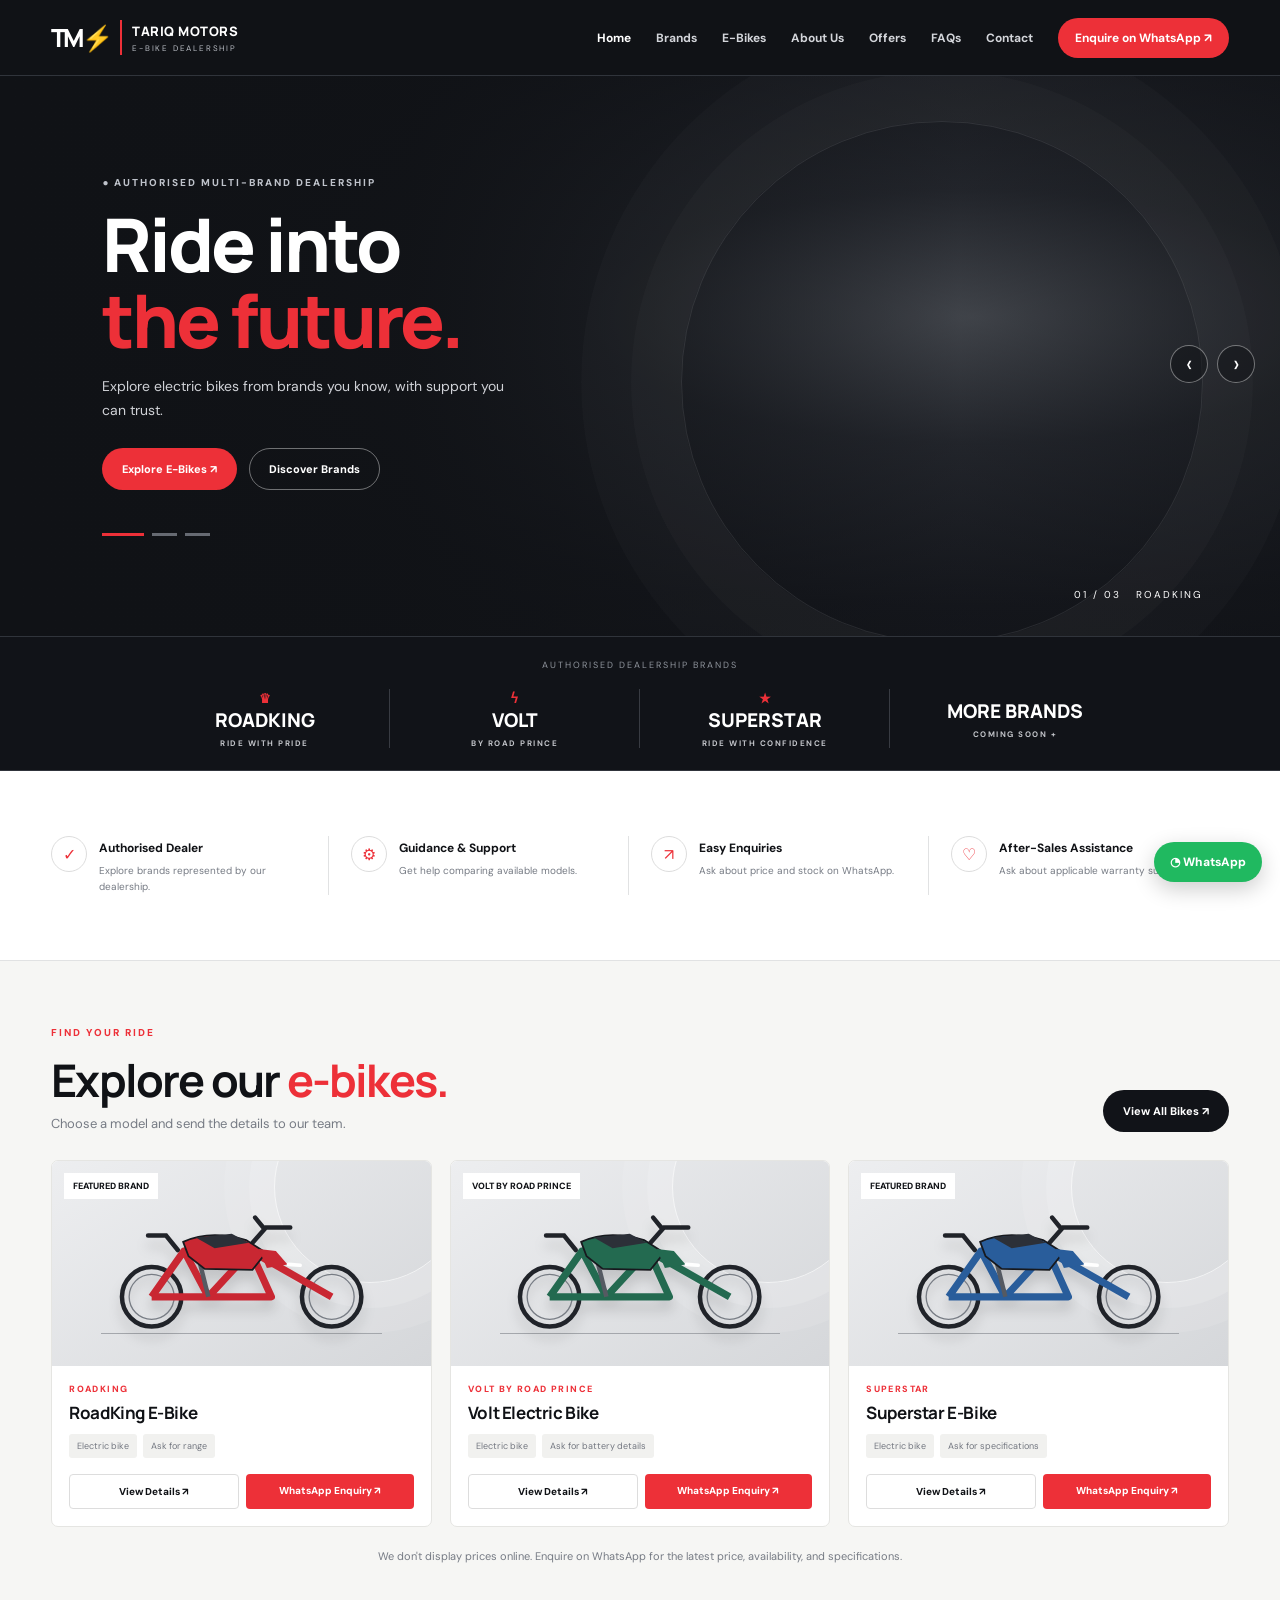
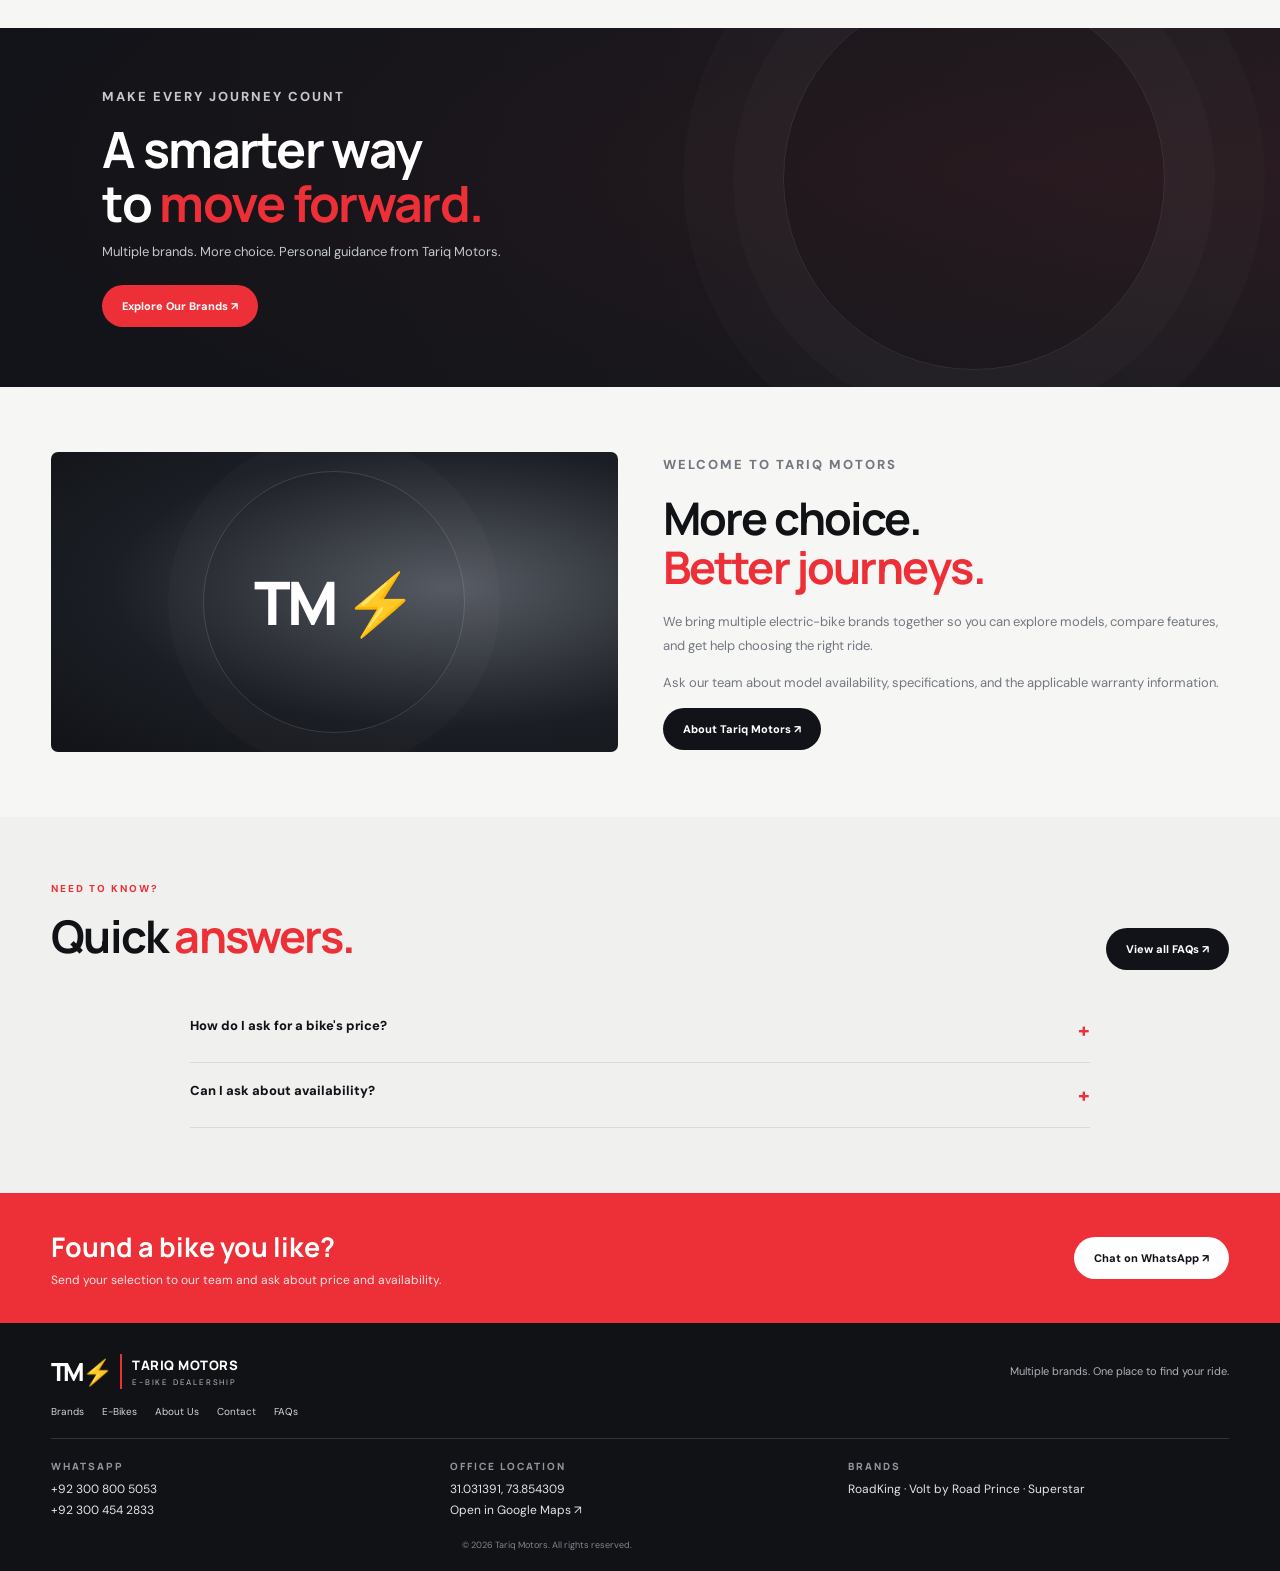
<file: index.html>
<!doctype html><html lang="en"><head><meta charset="utf-8"><meta name="viewport" content="width=device-width,initial-scale=1"><meta name="theme-color" content="#101216"><meta name="description" content="Explore electric bikes at Tariq Motors. Select a model and enquire through WhatsApp."><title>Home | Tariq Motors</title><link rel="stylesheet" href="styles.css"></head><body><header class="header"><a class="logo" href="index.html"><span class="logo-mark">TM<b>⚡</b></span><span class="logo-copy"><strong>TARIQ MOTORS</strong><small>E-BIKE DEALERSHIP</small></span></a><button class="menu" id="menuBtn" aria-label="Toggle navigation">☰</button><nav class="nav" id="nav"><a href="index.html" data-nav="home">Home</a><a href="brands.html" data-nav="brands">Brands</a><a href="bikes.html" data-nav="bikes">E-Bikes</a><a href="about.html" data-nav="about">About Us</a><a href="offers.html" data-nav="offers">Offers</a><a href="faq.html" data-nav="faq">FAQs</a><a href="contact.html" data-nav="contact">Contact</a><a class="cta" data-general-wa href="#">Enquire on WhatsApp ↗</a></nav></header>
<main><section class="hero" id="hero"><div class="hero-copy"><p class="eyebrow" id="heroEyebrow">● AUTHORISED MULTI-BRAND DEALERSHIP</p><h1 id="heroTitle">Ride into<br><em>the future.</em></h1><p id="heroDescription">Explore electric bikes from brands you know, with support you can trust.</p><div class="actions"><a class="btn btn-red" href="bikes.html" id="heroButton">Explore E-Bikes ↗</a><a class="btn btn-outline" href="brands.html">Discover Brands</a></div><div class="dots"><button class="dot active" data-slide="0" aria-label="Slide 1"></button><button class="dot" data-slide="1" aria-label="Slide 2"></button><button class="dot" data-slide="2" aria-label="Slide 3"></button></div></div><span class="slide-count" id="slideCount">01 / 03 &nbsp; ROADKING</span><button class="arrow prev" id="prev" aria-label="Previous slide">‹</button><button class="arrow" id="next" aria-label="Next slide">›</button></section>
<section class="brand-ribbon"><div class="ribbon-title">AUTHORISED DEALERSHIP BRANDS</div><div class="brand-logos"><a class="brand-logo" href="brand-roadking.html"><span class="symbol">♛</span>ROADKING<small>RIDE WITH PRIDE</small></a><a class="brand-logo" href="brand-volt.html"><span class="symbol">ϟ</span>VOLT<small>BY ROAD PRINCE</small></a><a class="brand-logo" href="brand-superstar.html"><span class="symbol">★</span>SUPERSTAR<small>RIDE WITH CONFIDENCE</small></a><a class="brand-logo" href="brands.html">MORE BRANDS<small>COMING SOON +</small></a></div></section>
<section class="section benefits"><div class="benefit"><span class="benefit-icon">✓</span><div><strong>Authorised Dealer</strong><p>Explore brands represented by our dealership.</p></div></div><div class="benefit"><span class="benefit-icon">⚙</span><div><strong>Guidance & Support</strong><p>Get help comparing available models.</p></div></div><div class="benefit"><span class="benefit-icon">↗</span><div><strong>Easy Enquiries</strong><p>Ask about price and stock on WhatsApp.</p></div></div><div class="benefit"><span class="benefit-icon">♡</span><div><strong>After-Sales Assistance</strong><p>Ask about applicable warranty support.</p></div></div></section>
<section class="section"><div class="section-title"><div><p class="eyebrow red">FIND YOUR RIDE</p><h2>Explore our <em>e-bikes.</em></h2><p>Choose a model and send the details to our team.</p></div><a class="btn btn-dark" href="bikes.html">View All Bikes ↗</a></div><div class="grid" id="homeBikes"></div><p class="note">We don't display prices online. Enquire on WhatsApp for the latest price, availability, and specifications.</p></section>
<section class="banner"><p class="eyebrow">MAKE EVERY JOURNEY COUNT</p><h2>A smarter way<br>to <em>move forward.</em></h2><p>Multiple brands. More choice. Personal guidance from Tariq Motors.</p><a class="btn btn-red" href="brands.html">Explore Our Brands ↗</a></section>
<section class="section content-two"><div class="visual-panel"><strong>TM ⚡</strong></div><div class="text-section"><p class="eyebrow red">WELCOME TO TARIQ MOTORS</p><h2>More choice.<br><em>Better journeys.</em></h2><p>We bring multiple electric-bike brands together so you can explore models, compare features, and get help choosing the right ride.</p><p>Ask our team about model availability, specifications, and the applicable warranty information.</p><a class="btn btn-dark" href="about.html">About Tariq Motors ↗</a></div></section>
<section class="section" style="background:#f0f0ee"><div class="section-title"><div><p class="eyebrow red">NEED TO KNOW?</p><h2>Quick <em>answers.</em></h2></div><a class="btn btn-dark" href="faq.html">View all FAQs ↗</a></div><div class="faq-list"><details><summary>How do I ask for a bike's price?</summary><p>Select a model and click WhatsApp Enquiry. The message will include the selected bike's details.</p></details><details><summary>Can I ask about availability?</summary><p>Yes, ask about current stock, colours, specifications, and collection options through WhatsApp.</p></details></div></section></main><section class="footer-cta"><div><h2>Found a bike you like?</h2><p>Send your selection to our team and ask about price and availability.</p></div><a class="btn btn-white" data-general-wa href="#">Chat on WhatsApp ↗</a></section><footer class="footer"><a class="logo" href="index.html"><span class="logo-mark">TM<b>⚡</b></span><span class="logo-copy"><strong>TARIQ MOTORS</strong><small>E-BIKE DEALERSHIP</small></span></a><p>Multiple brands. One place to find your ride.</p><div class="footer-links"><a href="brands.html">Brands</a><a href="bikes.html">E-Bikes</a><a href="about.html">About Us</a><a href="contact.html">Contact</a><a href="faq.html">FAQs</a></div><div class="footer-contact"><div><h4>WHATSAPP</h4><a href="https://wa.me/923008005053">+92 300 800 5053</a><a href="https://wa.me/923004542833">+92 300 454 2833</a></div><div><h4>OFFICE LOCATION</h4><a href="https://www.google.com/maps?q=31.031391,73.854309" target="_blank" rel="noopener" data-direct>31.031391, 73.854309</a><a href="https://www.google.com/maps?q=31.031391,73.854309" target="_blank" rel="noopener" data-direct>Open in Google Maps ↗</a></div><div><h4>BRANDS</h4><span>RoadKing · Volt by Road Prince · Superstar</span></div></div><small class="copyright">© <span data-year></span> Tariq Motors. All rights reserved.</small></footer><a class="float-wa" data-general-wa href="#">◔ WhatsApp</a><script src="script.js"></script></body></html>
</file>
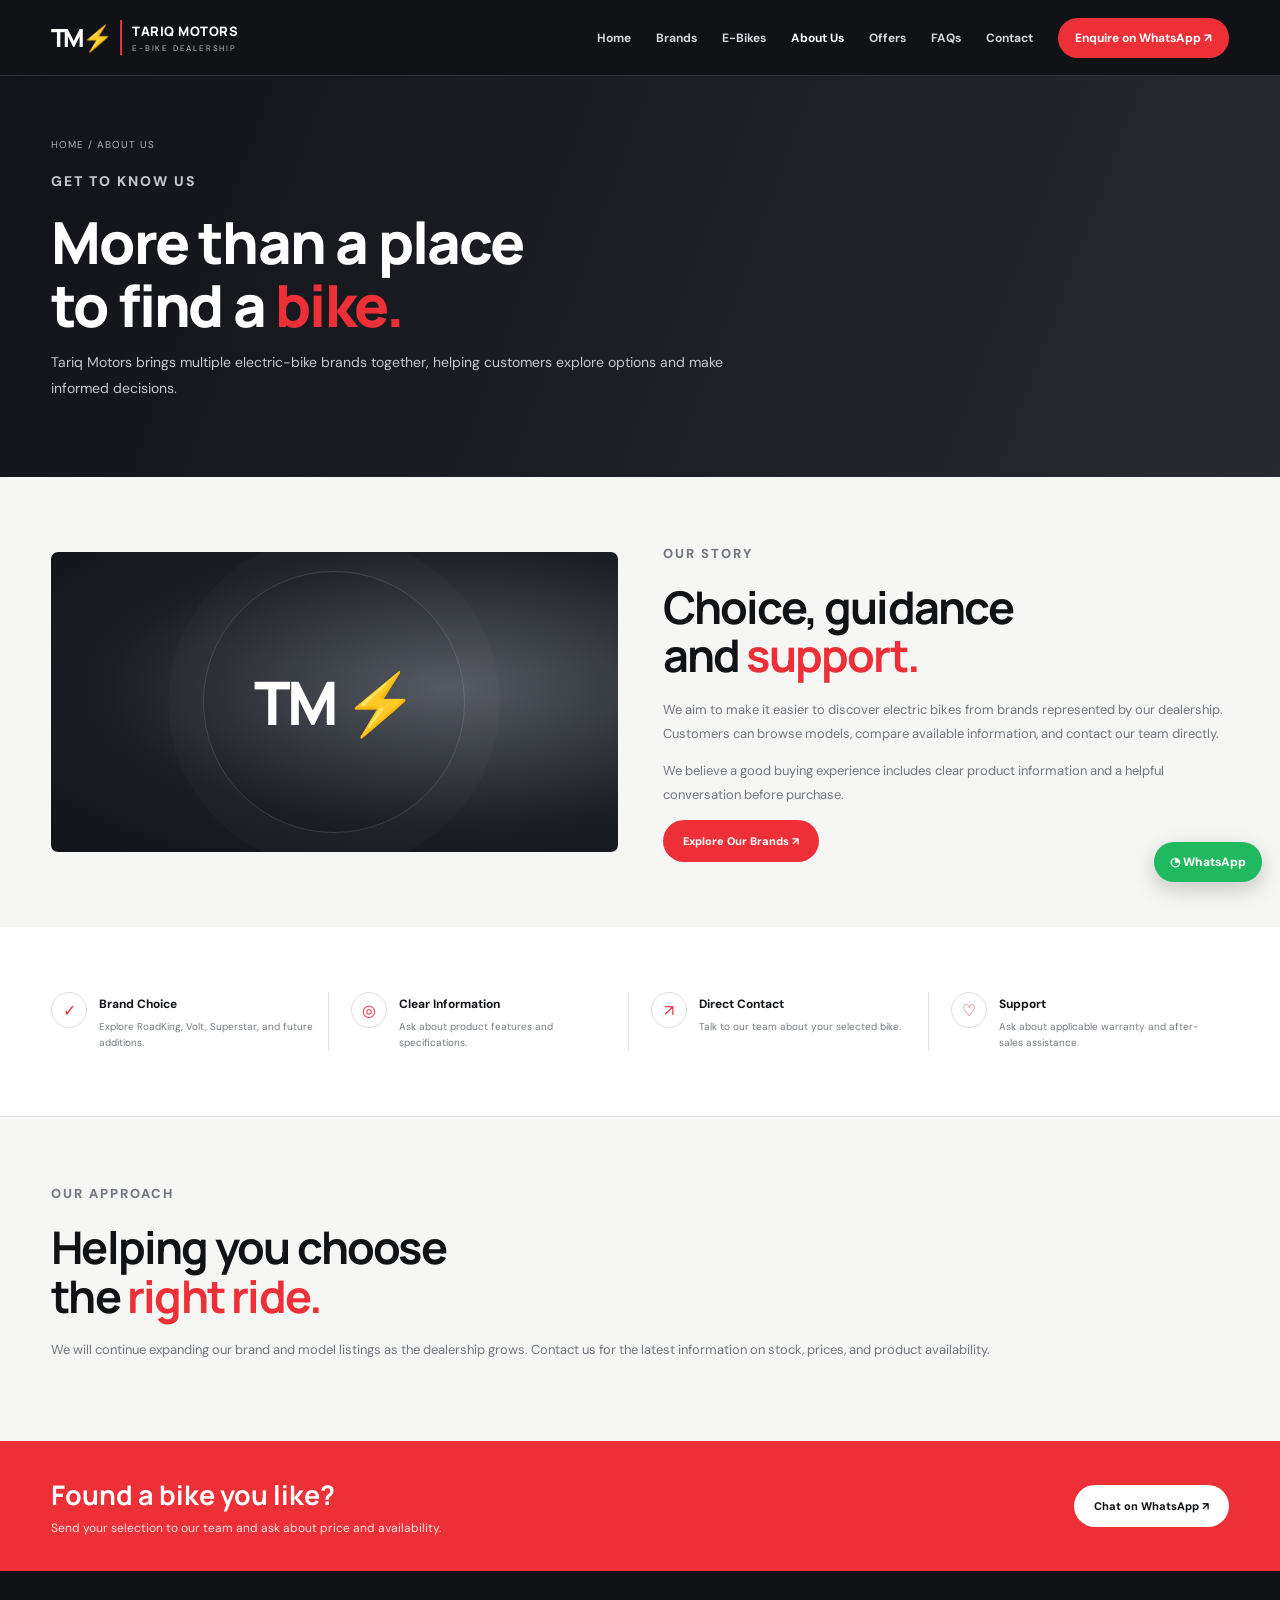
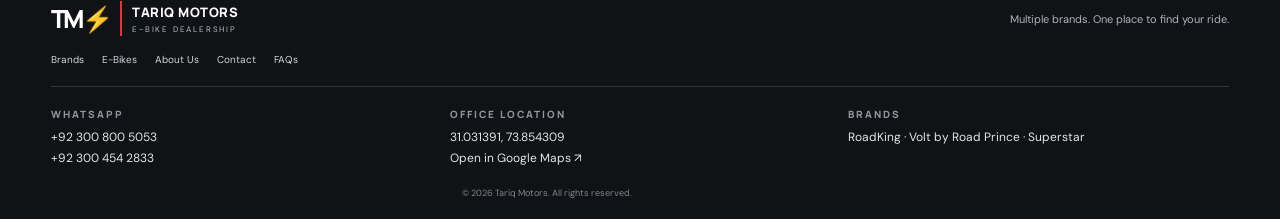
<file: about.html>
<!doctype html><html lang="en"><head><meta charset="utf-8"><meta name="viewport" content="width=device-width,initial-scale=1"><meta name="theme-color" content="#101216"><meta name="description" content="Explore electric bikes at Tariq Motors. Select a model and enquire through WhatsApp."><title>About Us | Tariq Motors</title><link rel="stylesheet" href="styles.css"></head><body><header class="header"><a class="logo" href="index.html"><span class="logo-mark">TM<b>⚡</b></span><span class="logo-copy"><strong>TARIQ MOTORS</strong><small>E-BIKE DEALERSHIP</small></span></a><button class="menu" id="menuBtn" aria-label="Toggle navigation">☰</button><nav class="nav" id="nav"><a href="index.html" data-nav="home">Home</a><a href="brands.html" data-nav="brands">Brands</a><a href="bikes.html" data-nav="bikes">E-Bikes</a><a href="about.html" data-nav="about">About Us</a><a href="offers.html" data-nav="offers">Offers</a><a href="faq.html" data-nav="faq">FAQs</a><a href="contact.html" data-nav="contact">Contact</a><a class="cta" data-general-wa href="#">Enquire on WhatsApp ↗</a></nav></header>
<main><section class="page-hero"><div class="page-intro"><div class="crumb">HOME / ABOUT US</div><p class="eyebrow">GET TO KNOW US</p><h1>More than a place<br>to find a <em>bike.</em></h1><p>Tariq Motors brings multiple electric-bike brands together, helping customers explore options and make informed decisions.</p></div></section><section class="section content-two"><div class="visual-panel"><strong>TM ⚡</strong></div><div class="text-section"><p class="eyebrow red">OUR STORY</p><h2>Choice, guidance<br>and <em>support.</em></h2><p>We aim to make it easier to discover electric bikes from brands represented by our dealership. Customers can browse models, compare available information, and contact our team directly.</p><p>We believe a good buying experience includes clear product information and a helpful conversation before purchase.</p><a class="btn btn-red" href="brands.html">Explore Our Brands ↗</a></div></section><section class="section benefits"><div class="benefit"><span class="benefit-icon">✓</span><div><strong>Brand Choice</strong><p>Explore RoadKing, Volt, Superstar, and future additions.</p></div></div><div class="benefit"><span class="benefit-icon">◎</span><div><strong>Clear Information</strong><p>Ask about product features and specifications.</p></div></div><div class="benefit"><span class="benefit-icon">↗</span><div><strong>Direct Contact</strong><p>Talk to our team about your selected bike.</p></div></div><div class="benefit"><span class="benefit-icon">♡</span><div><strong>Support</strong><p>Ask about applicable warranty and after-sales assistance.</p></div></div></section><section class="section text-section"><p class="eyebrow red">OUR APPROACH</p><h2>Helping you choose<br>the <em>right ride.</em></h2><p>We will continue expanding our brand and model listings as the dealership grows. Contact us for the latest information on stock, prices, and product availability.</p></section></main><section class="footer-cta"><div><h2>Found a bike you like?</h2><p>Send your selection to our team and ask about price and availability.</p></div><a class="btn btn-white" data-general-wa href="#">Chat on WhatsApp ↗</a></section><footer class="footer"><a class="logo" href="index.html"><span class="logo-mark">TM<b>⚡</b></span><span class="logo-copy"><strong>TARIQ MOTORS</strong><small>E-BIKE DEALERSHIP</small></span></a><p>Multiple brands. One place to find your ride.</p><div class="footer-links"><a href="brands.html">Brands</a><a href="bikes.html">E-Bikes</a><a href="about.html">About Us</a><a href="contact.html">Contact</a><a href="faq.html">FAQs</a></div><div class="footer-contact"><div><h4>WHATSAPP</h4><a href="https://wa.me/923008005053">+92 300 800 5053</a><a href="https://wa.me/923004542833">+92 300 454 2833</a></div><div><h4>OFFICE LOCATION</h4><a href="https://www.google.com/maps?q=31.031391,73.854309" target="_blank" rel="noopener" data-direct>31.031391, 73.854309</a><a href="https://www.google.com/maps?q=31.031391,73.854309" target="_blank" rel="noopener" data-direct>Open in Google Maps ↗</a></div><div><h4>BRANDS</h4><span>RoadKing · Volt by Road Prince · Superstar</span></div></div><small class="copyright">© <span data-year></span> Tariq Motors. All rights reserved.</small></footer><a class="float-wa" data-general-wa href="#">◔ WhatsApp</a><script src="script.js"></script></body></html>
</file>
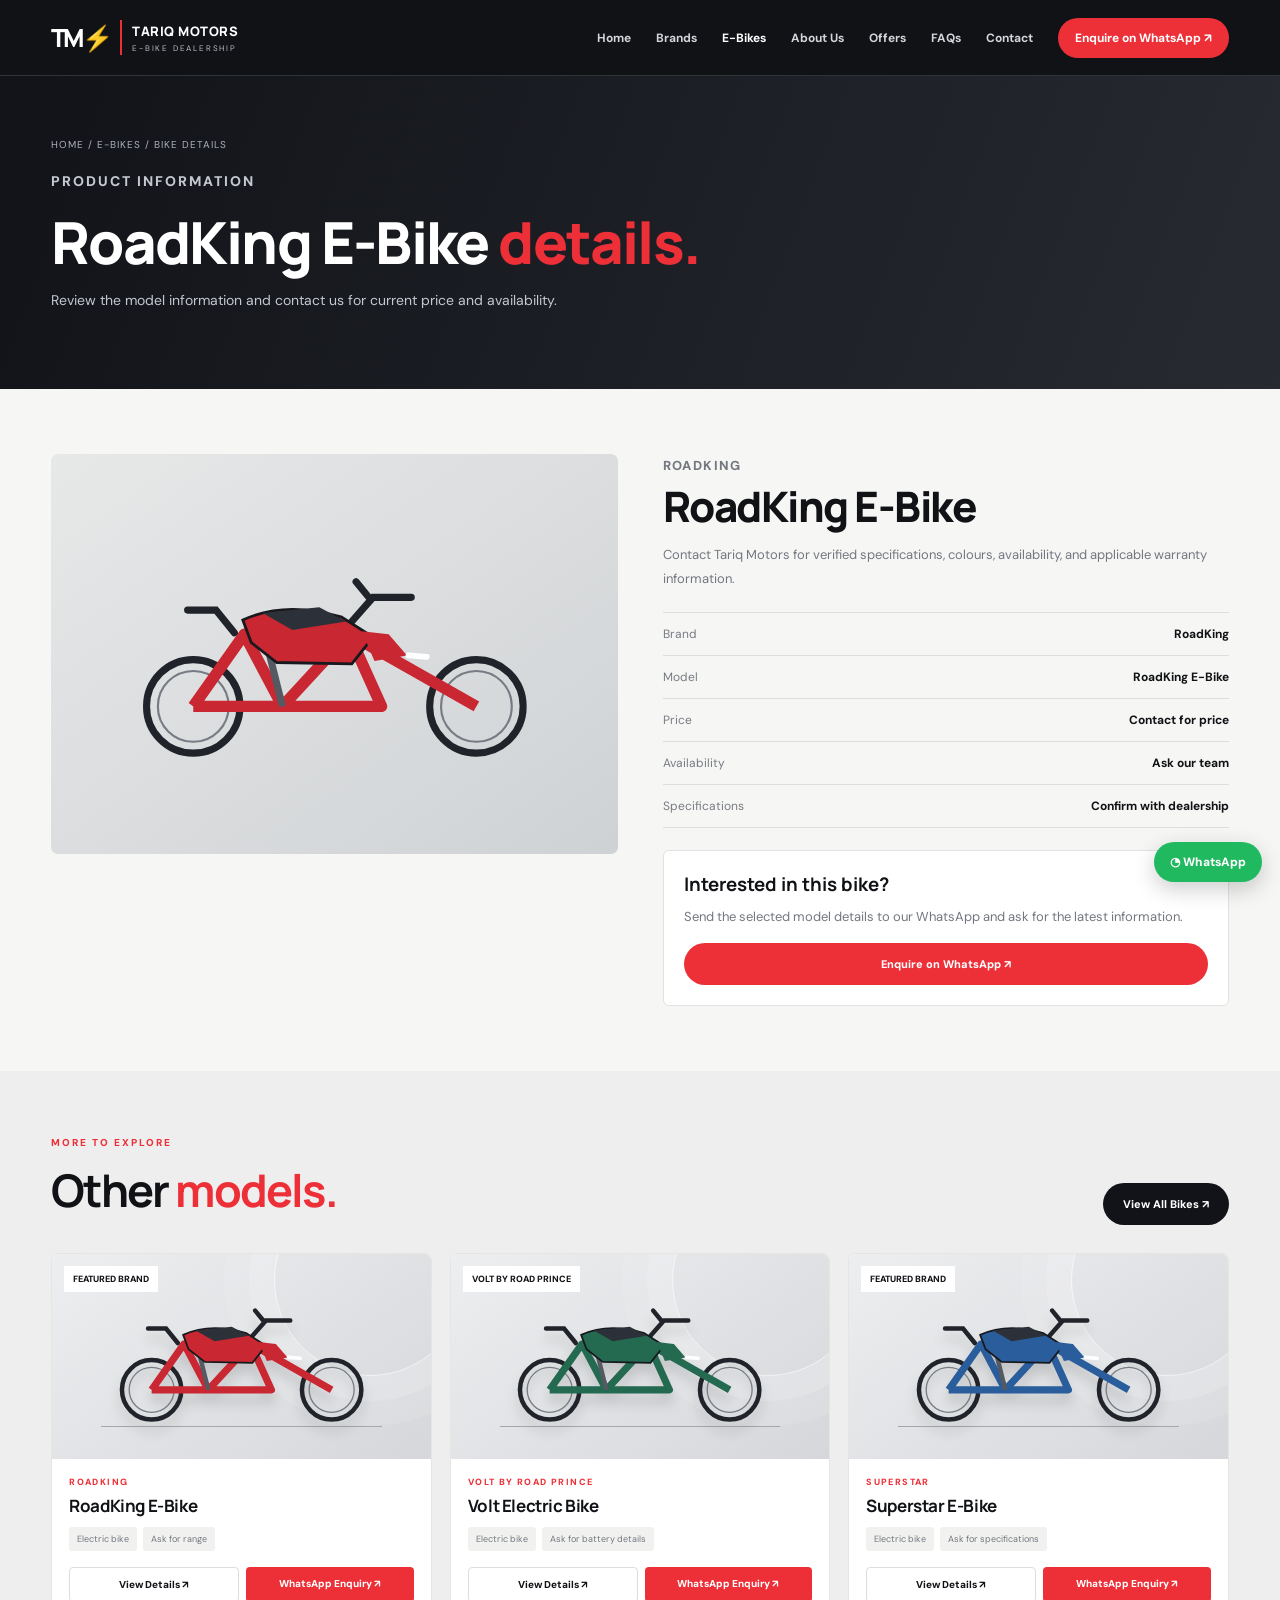
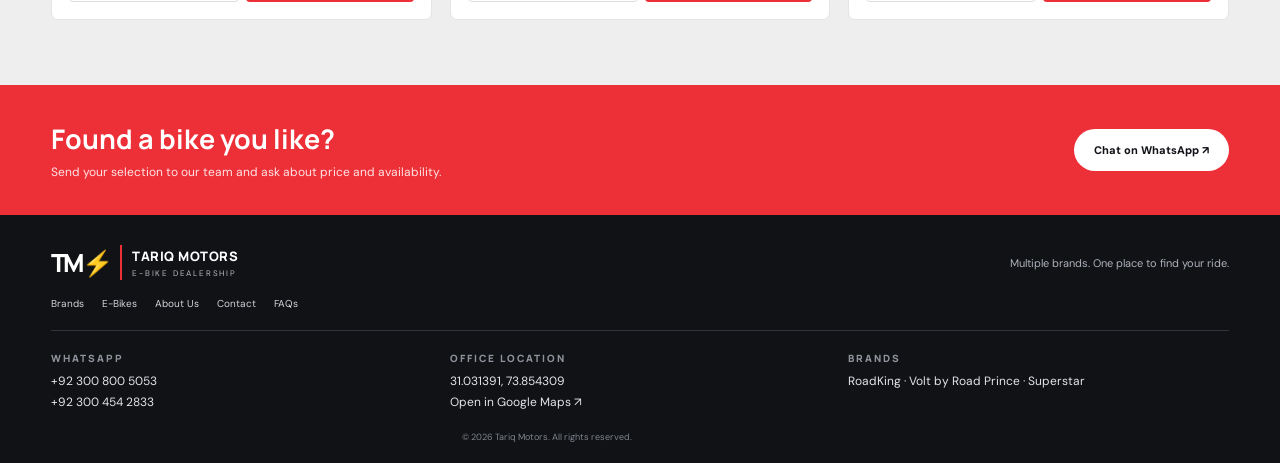
<file: bike-details.html>
<!doctype html><html lang="en"><head><meta charset="utf-8"><meta name="viewport" content="width=device-width,initial-scale=1"><meta name="theme-color" content="#101216"><meta name="description" content="Explore electric bikes at Tariq Motors. Select a model and enquire through WhatsApp."><title>Bike Details | Tariq Motors</title><link rel="stylesheet" href="styles.css"></head><body><header class="header"><a class="logo" href="index.html"><span class="logo-mark">TM<b>⚡</b></span><span class="logo-copy"><strong>TARIQ MOTORS</strong><small>E-BIKE DEALERSHIP</small></span></a><button class="menu" id="menuBtn" aria-label="Toggle navigation">☰</button><nav class="nav" id="nav"><a href="index.html" data-nav="home">Home</a><a href="brands.html" data-nav="brands">Brands</a><a href="bikes.html" data-nav="bikes">E-Bikes</a><a href="about.html" data-nav="about">About Us</a><a href="offers.html" data-nav="offers">Offers</a><a href="faq.html" data-nav="faq">FAQs</a><a href="contact.html" data-nav="contact">Contact</a><a class="cta" data-general-wa href="#">Enquire on WhatsApp ↗</a></nav></header>
<main><section class="page-hero"><div class="page-intro"><div class="crumb"><a href="index.html">HOME</a> / <a href="bikes.html">E-BIKES</a> / BIKE DETAILS</div><p class="eyebrow">PRODUCT INFORMATION</p><h1 id="detailTitle">Electric bike <em>details.</em></h1><p>Review the model information and contact us for current price and availability.</p></div></section><section class="section"><div class="product-layout"><div class="product-art" id="detailArt"></div><div class="product-info"><p class="brand-name" id="detailBrand">BRAND</p><h1 id="detailName">Select your model</h1><p id="detailDescription">Contact Tariq Motors for verified specifications, availability, colours, and applicable warranty information.</p><div class="info-list"><div class="info-row"><span>Brand</span><strong id="detailBrandValue">—</strong></div><div class="info-row"><span>Model</span><strong id="detailModelValue">—</strong></div><div class="info-row"><span>Price</span><strong>Contact for price</strong></div><div class="info-row"><span>Availability</span><strong>Ask our team</strong></div><div class="info-row"><span>Specifications</span><strong>Confirm with dealership</strong></div></div><div class="enquiry-box"><h3>Interested in this bike?</h3><p>Send the selected model details to our WhatsApp and ask for the latest information.</p><a class="btn btn-red" id="detailWhatsapp" href="#">Enquire on WhatsApp ↗</a></div></div></div></section><section class="section" style="background:#eee"><div class="section-title"><div><p class="eyebrow red">MORE TO EXPLORE</p><h2>Other <em>models.</em></h2></div><a class="btn btn-dark" href="bikes.html">View All Bikes ↗</a></div><div class="grid" id="relatedBikes"></div></section></main><section class="footer-cta"><div><h2>Found a bike you like?</h2><p>Send your selection to our team and ask about price and availability.</p></div><a class="btn btn-white" data-general-wa href="#">Chat on WhatsApp ↗</a></section><footer class="footer"><a class="logo" href="index.html"><span class="logo-mark">TM<b>⚡</b></span><span class="logo-copy"><strong>TARIQ MOTORS</strong><small>E-BIKE DEALERSHIP</small></span></a><p>Multiple brands. One place to find your ride.</p><div class="footer-links"><a href="brands.html">Brands</a><a href="bikes.html">E-Bikes</a><a href="about.html">About Us</a><a href="contact.html">Contact</a><a href="faq.html">FAQs</a></div><div class="footer-contact"><div><h4>WHATSAPP</h4><a href="https://wa.me/923008005053">+92 300 800 5053</a><a href="https://wa.me/923004542833">+92 300 454 2833</a></div><div><h4>OFFICE LOCATION</h4><a href="https://www.google.com/maps?q=31.031391,73.854309" target="_blank" rel="noopener" data-direct>31.031391, 73.854309</a><a href="https://www.google.com/maps?q=31.031391,73.854309" target="_blank" rel="noopener" data-direct>Open in Google Maps ↗</a></div><div><h4>BRANDS</h4><span>RoadKing · Volt by Road Prince · Superstar</span></div></div><small class="copyright">© <span data-year></span> Tariq Motors. All rights reserved.</small></footer><a class="float-wa" data-general-wa href="#">◔ WhatsApp</a><script src="script.js"></script></body></html>
</file>
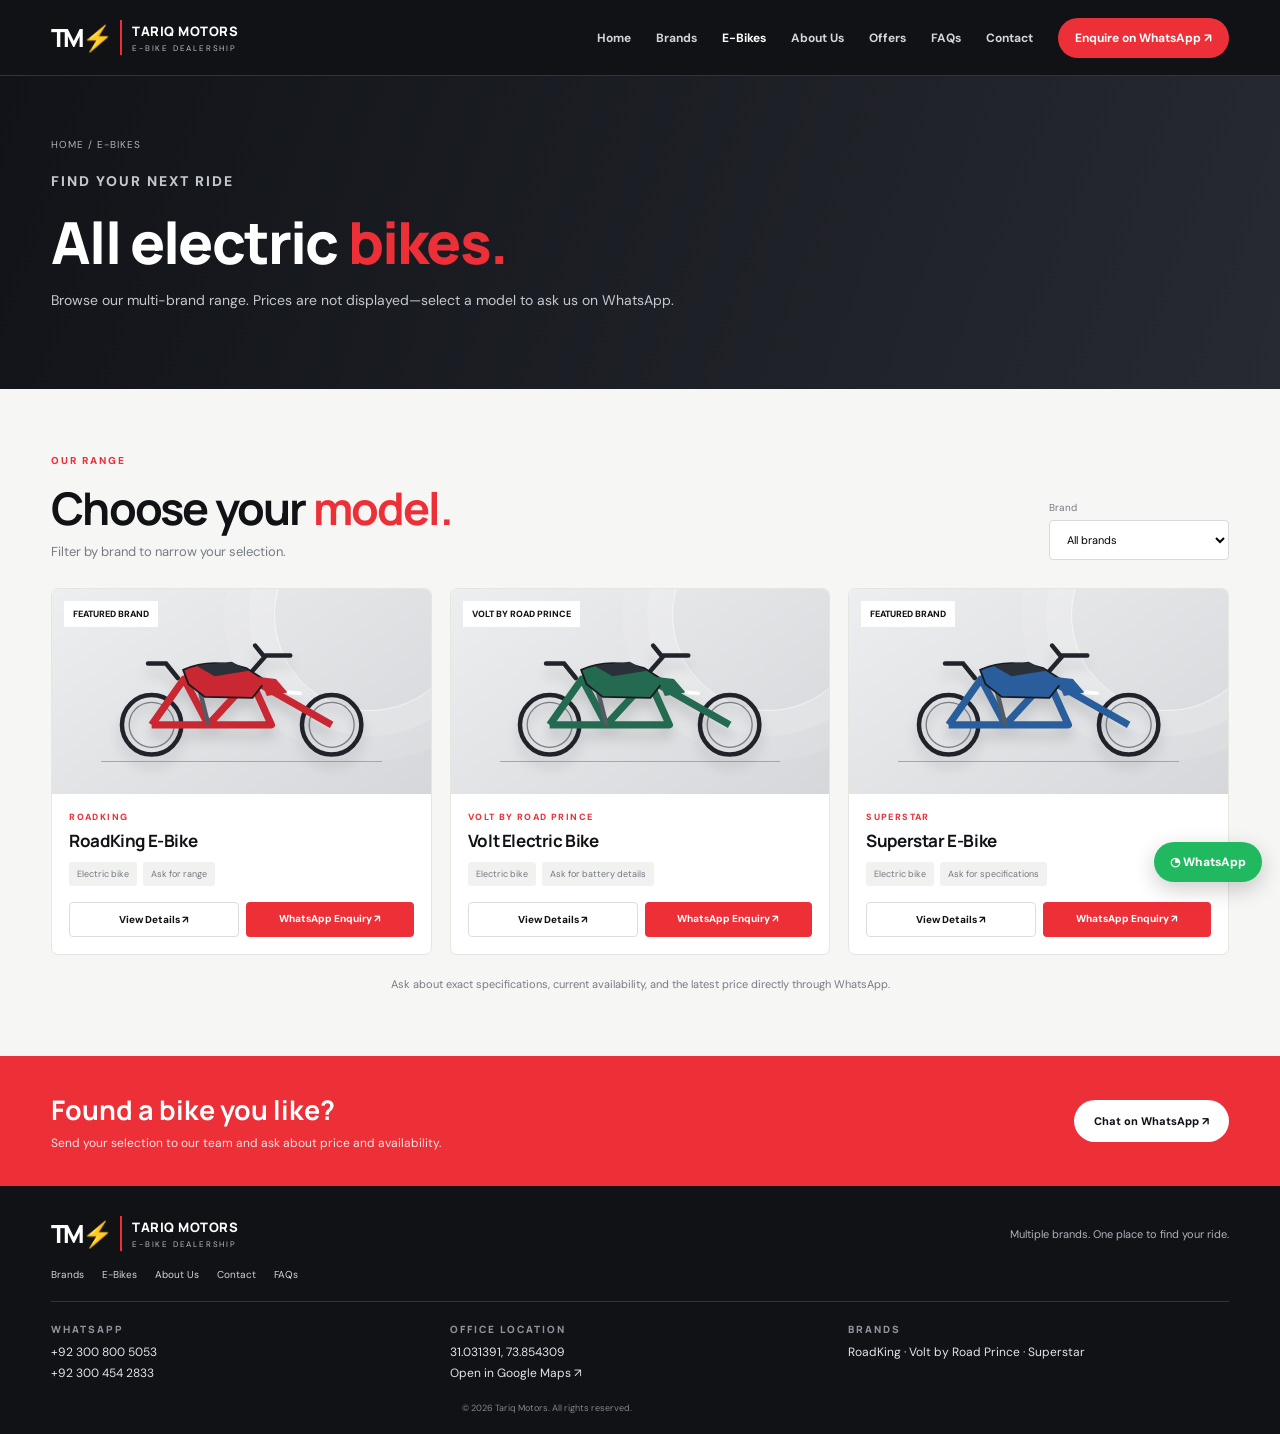
<file: bikes.html>
<!doctype html><html lang="en"><head><meta charset="utf-8"><meta name="viewport" content="width=device-width,initial-scale=1"><meta name="theme-color" content="#101216"><meta name="description" content="Explore electric bikes at Tariq Motors. Select a model and enquire through WhatsApp."><title>All E-Bikes | Tariq Motors</title><link rel="stylesheet" href="styles.css"></head><body><header class="header"><a class="logo" href="index.html"><span class="logo-mark">TM<b>⚡</b></span><span class="logo-copy"><strong>TARIQ MOTORS</strong><small>E-BIKE DEALERSHIP</small></span></a><button class="menu" id="menuBtn" aria-label="Toggle navigation">☰</button><nav class="nav" id="nav"><a href="index.html" data-nav="home">Home</a><a href="brands.html" data-nav="brands">Brands</a><a href="bikes.html" data-nav="bikes">E-Bikes</a><a href="about.html" data-nav="about">About Us</a><a href="offers.html" data-nav="offers">Offers</a><a href="faq.html" data-nav="faq">FAQs</a><a href="contact.html" data-nav="contact">Contact</a><a class="cta" data-general-wa href="#">Enquire on WhatsApp ↗</a></nav></header>
<main><section class="page-hero"><div class="page-intro"><div class="crumb">HOME / E-BIKES</div><p class="eyebrow">FIND YOUR NEXT RIDE</p><h1>All electric <em>bikes.</em></h1><p>Browse our multi-brand range. Prices are not displayed—select a model to ask us on WhatsApp.</p></div></section><section class="section"><div class="section-title"><div><p class="eyebrow red">OUR RANGE</p><h2>Choose your <em>model.</em></h2><p>Filter by brand to narrow your selection.</p></div><div class="filters"><label>Brand<select id="bikeFilter"><option value="all">All brands</option><option value="RoadKing">RoadKing</option><option value="Volt">Volt by Road Prince</option><option value="Superstar">Superstar</option></select></label></div></div><div class="grid" id="allBikes"></div><p class="note">Ask about exact specifications, current availability, and the latest price directly through WhatsApp.</p></section></main><section class="footer-cta"><div><h2>Found a bike you like?</h2><p>Send your selection to our team and ask about price and availability.</p></div><a class="btn btn-white" data-general-wa href="#">Chat on WhatsApp ↗</a></section><footer class="footer"><a class="logo" href="index.html"><span class="logo-mark">TM<b>⚡</b></span><span class="logo-copy"><strong>TARIQ MOTORS</strong><small>E-BIKE DEALERSHIP</small></span></a><p>Multiple brands. One place to find your ride.</p><div class="footer-links"><a href="brands.html">Brands</a><a href="bikes.html">E-Bikes</a><a href="about.html">About Us</a><a href="contact.html">Contact</a><a href="faq.html">FAQs</a></div><div class="footer-contact"><div><h4>WHATSAPP</h4><a href="https://wa.me/923008005053">+92 300 800 5053</a><a href="https://wa.me/923004542833">+92 300 454 2833</a></div><div><h4>OFFICE LOCATION</h4><a href="https://www.google.com/maps?q=31.031391,73.854309" target="_blank" rel="noopener" data-direct>31.031391, 73.854309</a><a href="https://www.google.com/maps?q=31.031391,73.854309" target="_blank" rel="noopener" data-direct>Open in Google Maps ↗</a></div><div><h4>BRANDS</h4><span>RoadKing · Volt by Road Prince · Superstar</span></div></div><small class="copyright">© <span data-year></span> Tariq Motors. All rights reserved.</small></footer><a class="float-wa" data-general-wa href="#">◔ WhatsApp</a><script src="script.js"></script></body></html>
</file>
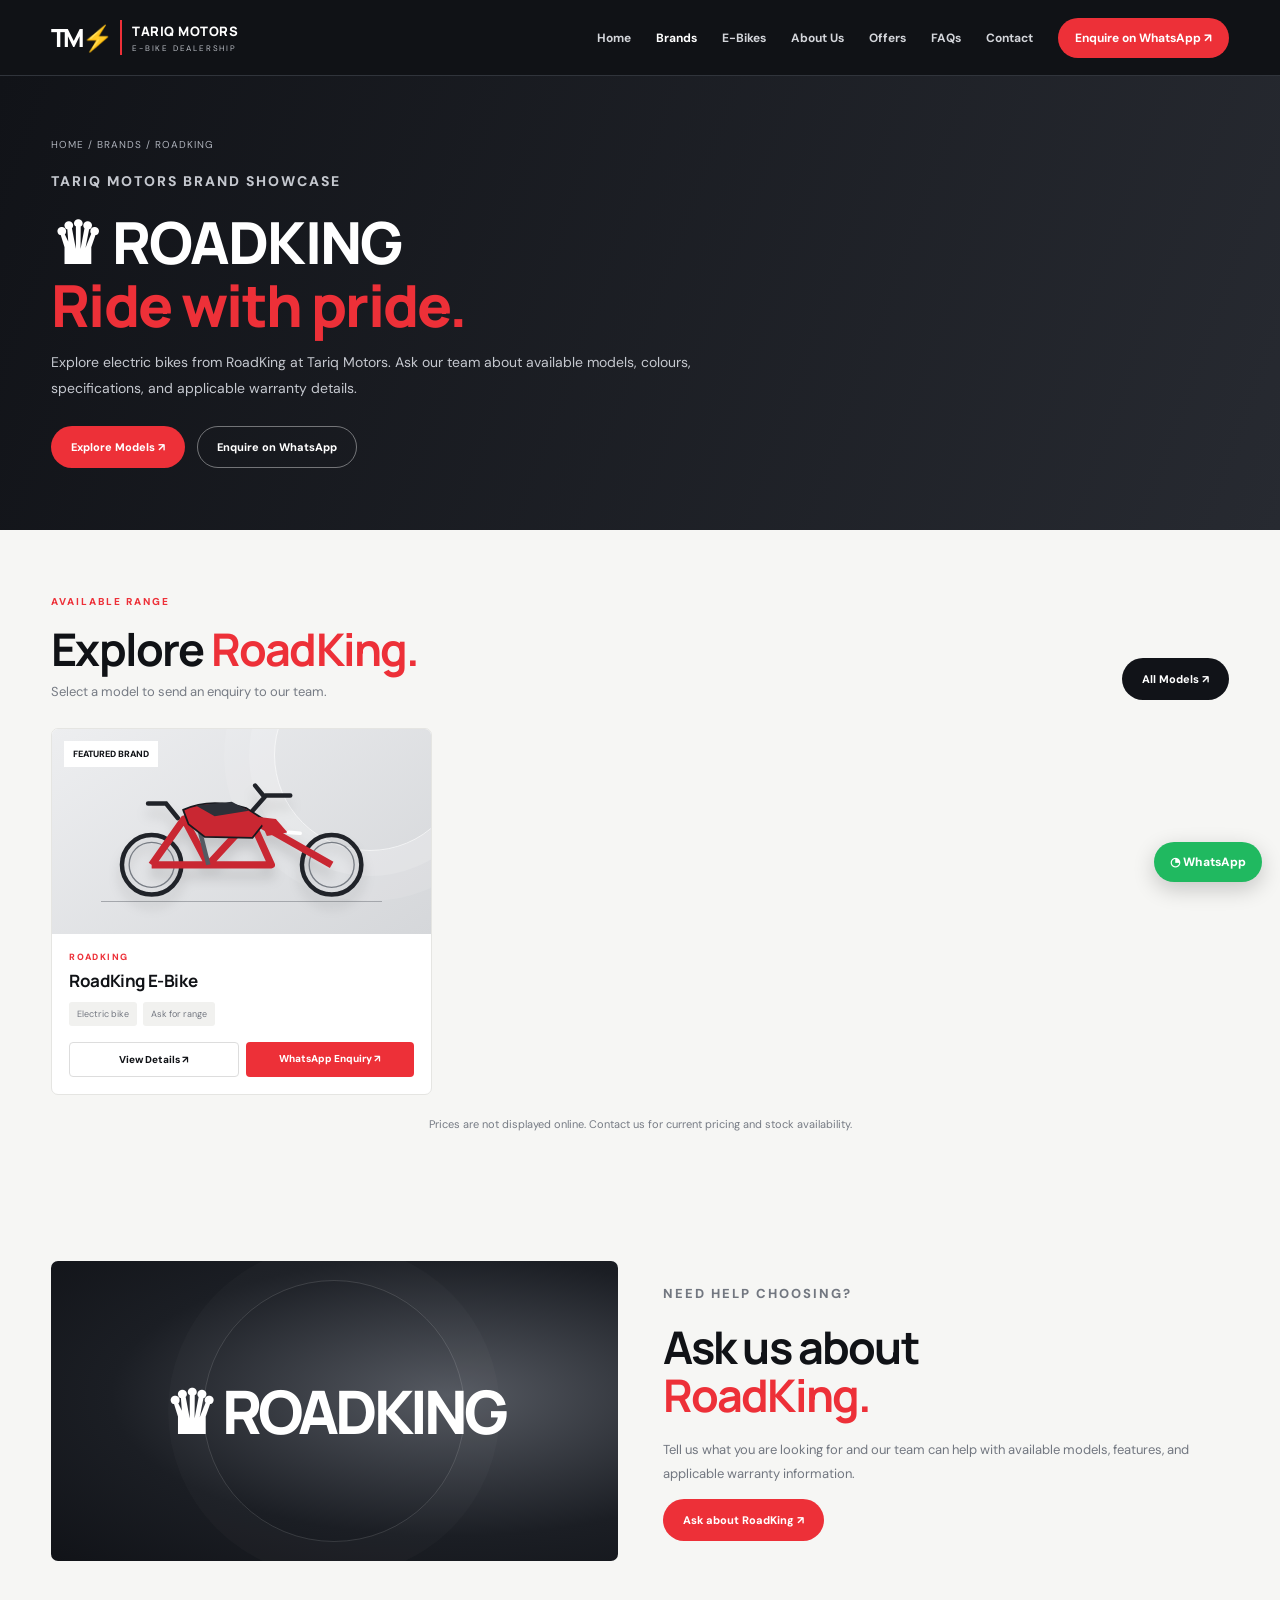
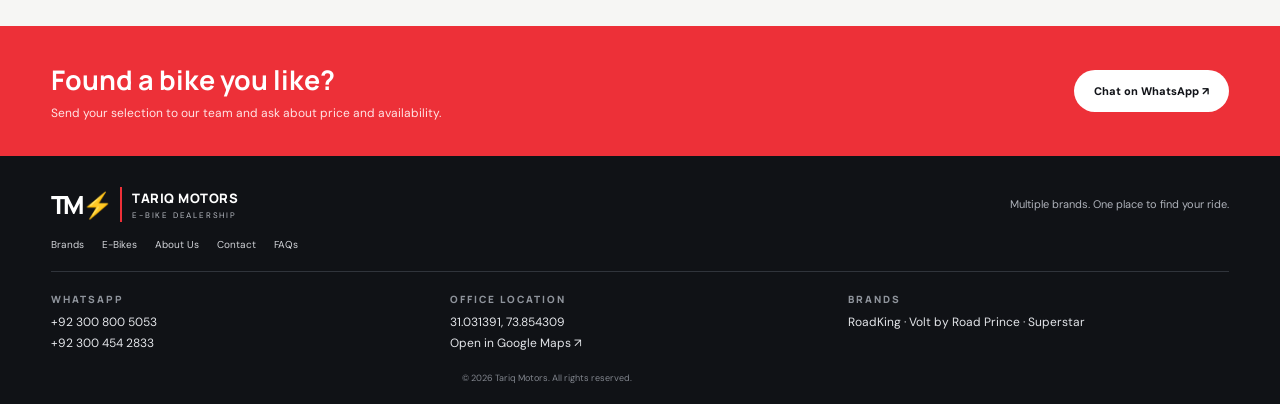
<file: brand-roadking.html>
<!doctype html><html lang="en"><head><meta charset="utf-8"><meta name="viewport" content="width=device-width,initial-scale=1"><meta name="theme-color" content="#101216"><meta name="description" content="Explore electric bikes at Tariq Motors. Select a model and enquire through WhatsApp."><title>RoadKing | Tariq Motors</title><link rel="stylesheet" href="styles.css"></head><body><header class="header"><a class="logo" href="index.html"><span class="logo-mark">TM<b>⚡</b></span><span class="logo-copy"><strong>TARIQ MOTORS</strong><small>E-BIKE DEALERSHIP</small></span></a><button class="menu" id="menuBtn" aria-label="Toggle navigation">☰</button><nav class="nav" id="nav"><a href="index.html" data-nav="home">Home</a><a href="brands.html" data-nav="brands">Brands</a><a href="bikes.html" data-nav="bikes">E-Bikes</a><a href="about.html" data-nav="about">About Us</a><a href="offers.html" data-nav="offers">Offers</a><a href="faq.html" data-nav="faq">FAQs</a><a href="contact.html" data-nav="contact">Contact</a><a class="cta" data-general-wa href="#">Enquire on WhatsApp ↗</a></nav></header>
<main><section class="page-hero"><div class="page-intro"><div class="crumb"><a href="index.html">HOME</a> / <a href="brands.html">BRANDS</a> / ROADKING</div><p class="eyebrow">TARIQ MOTORS BRAND SHOWCASE</p><h1>♛ ROADKING<br><em>Ride with pride.</em></h1><p>Explore electric bikes from RoadKing at Tariq Motors. Ask our team about available models, colours, specifications, and applicable warranty details.</p><div class="actions"><a class="btn btn-red" href="bikes.html?brand=RoadKing">Explore Models ↗</a><a class="btn btn-outline" data-brand-wa="RoadKing" href="#">Enquire on WhatsApp</a></div></div></section><section class="section"><div class="section-title"><div><p class="eyebrow red">AVAILABLE RANGE</p><h2>Explore <em>RoadKing.</em></h2><p>Select a model to send an enquiry to our team.</p></div><a class="btn btn-dark" href="bikes.html?brand=RoadKing">All Models ↗</a></div><div class="grid" data-brand-grid="RoadKing"></div><p class="note">Prices are not displayed online. Contact us for current pricing and stock availability.</p></section><section class="section content-two"><div class="visual-panel"><strong>♛ ROADKING</strong></div><div class="text-section"><p class="eyebrow red">NEED HELP CHOOSING?</p><h2>Ask us about<br><em>RoadKing.</em></h2><p>Tell us what you are looking for and our team can help with available models, features, and applicable warranty information.</p><a class="btn btn-red" data-brand-wa="RoadKing" href="#">Ask about RoadKing ↗</a></div></section></main><section class="footer-cta"><div><h2>Found a bike you like?</h2><p>Send your selection to our team and ask about price and availability.</p></div><a class="btn btn-white" data-general-wa href="#">Chat on WhatsApp ↗</a></section><footer class="footer"><a class="logo" href="index.html"><span class="logo-mark">TM<b>⚡</b></span><span class="logo-copy"><strong>TARIQ MOTORS</strong><small>E-BIKE DEALERSHIP</small></span></a><p>Multiple brands. One place to find your ride.</p><div class="footer-links"><a href="brands.html">Brands</a><a href="bikes.html">E-Bikes</a><a href="about.html">About Us</a><a href="contact.html">Contact</a><a href="faq.html">FAQs</a></div><div class="footer-contact"><div><h4>WHATSAPP</h4><a href="https://wa.me/923008005053">+92 300 800 5053</a><a href="https://wa.me/923004542833">+92 300 454 2833</a></div><div><h4>OFFICE LOCATION</h4><a href="https://www.google.com/maps?q=31.031391,73.854309" target="_blank" rel="noopener" data-direct>31.031391, 73.854309</a><a href="https://www.google.com/maps?q=31.031391,73.854309" target="_blank" rel="noopener" data-direct>Open in Google Maps ↗</a></div><div><h4>BRANDS</h4><span>RoadKing · Volt by Road Prince · Superstar</span></div></div><small class="copyright">© <span data-year></span> Tariq Motors. All rights reserved.</small></footer><a class="float-wa" data-general-wa href="#">◔ WhatsApp</a><script src="script.js"></script></body></html>
</file>
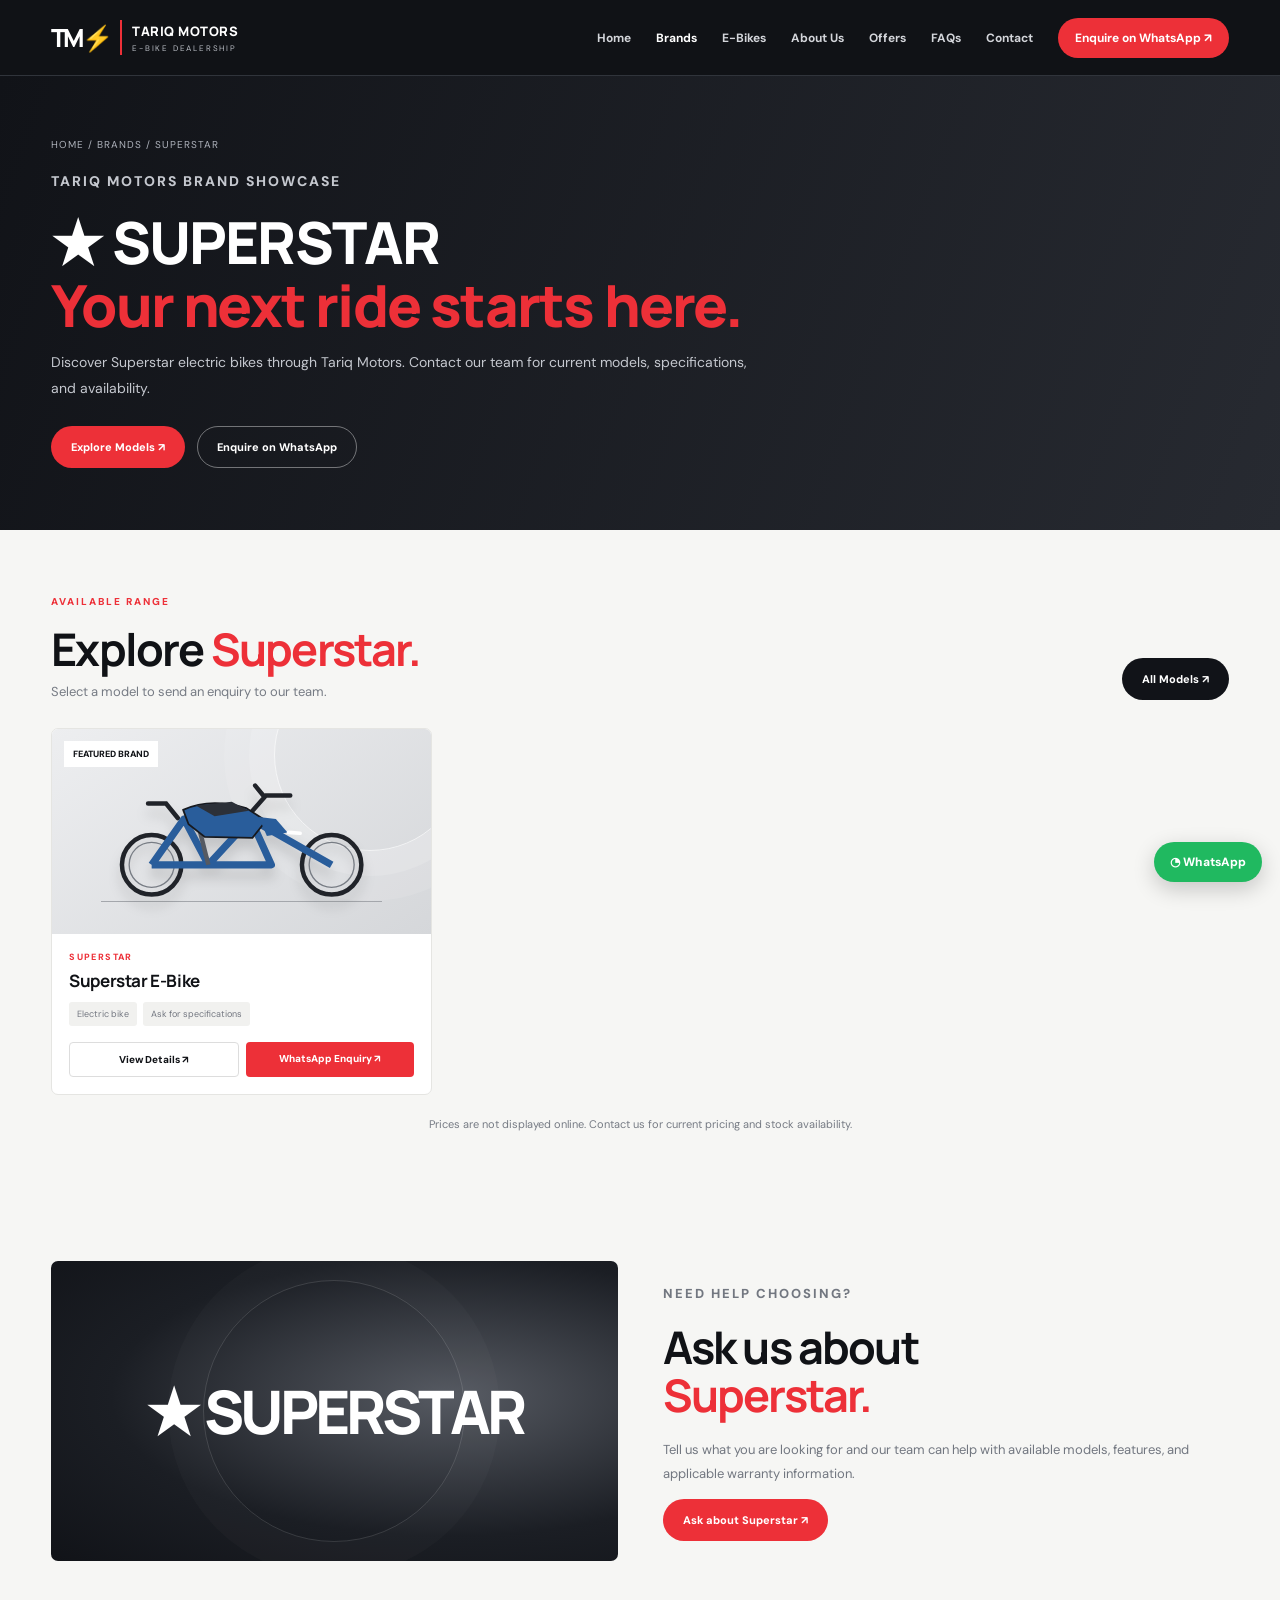
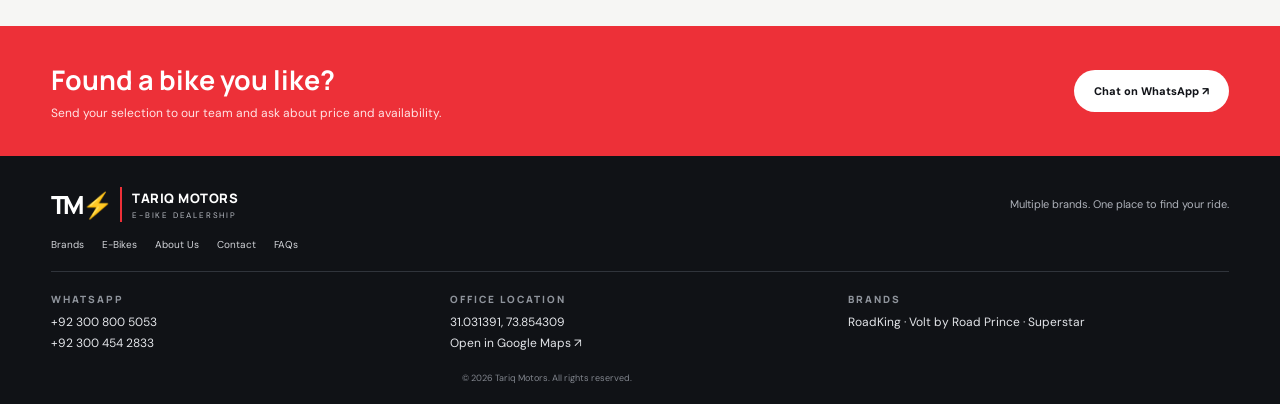
<file: brand-superstar.html>
<!doctype html><html lang="en"><head><meta charset="utf-8"><meta name="viewport" content="width=device-width,initial-scale=1"><meta name="theme-color" content="#101216"><meta name="description" content="Explore electric bikes at Tariq Motors. Select a model and enquire through WhatsApp."><title>Superstar | Tariq Motors</title><link rel="stylesheet" href="styles.css"></head><body><header class="header"><a class="logo" href="index.html"><span class="logo-mark">TM<b>⚡</b></span><span class="logo-copy"><strong>TARIQ MOTORS</strong><small>E-BIKE DEALERSHIP</small></span></a><button class="menu" id="menuBtn" aria-label="Toggle navigation">☰</button><nav class="nav" id="nav"><a href="index.html" data-nav="home">Home</a><a href="brands.html" data-nav="brands">Brands</a><a href="bikes.html" data-nav="bikes">E-Bikes</a><a href="about.html" data-nav="about">About Us</a><a href="offers.html" data-nav="offers">Offers</a><a href="faq.html" data-nav="faq">FAQs</a><a href="contact.html" data-nav="contact">Contact</a><a class="cta" data-general-wa href="#">Enquire on WhatsApp ↗</a></nav></header>
<main><section class="page-hero"><div class="page-intro"><div class="crumb"><a href="index.html">HOME</a> / <a href="brands.html">BRANDS</a> / SUPERSTAR</div><p class="eyebrow">TARIQ MOTORS BRAND SHOWCASE</p><h1>★ SUPERSTAR<br><em>Your next ride starts here.</em></h1><p>Discover Superstar electric bikes through Tariq Motors. Contact our team for current models, specifications, and availability.</p><div class="actions"><a class="btn btn-red" href="bikes.html?brand=Superstar">Explore Models ↗</a><a class="btn btn-outline" data-brand-wa="Superstar" href="#">Enquire on WhatsApp</a></div></div></section><section class="section"><div class="section-title"><div><p class="eyebrow red">AVAILABLE RANGE</p><h2>Explore <em>Superstar.</em></h2><p>Select a model to send an enquiry to our team.</p></div><a class="btn btn-dark" href="bikes.html?brand=Superstar">All Models ↗</a></div><div class="grid" data-brand-grid="Superstar"></div><p class="note">Prices are not displayed online. Contact us for current pricing and stock availability.</p></section><section class="section content-two"><div class="visual-panel"><strong>★ SUPERSTAR</strong></div><div class="text-section"><p class="eyebrow red">NEED HELP CHOOSING?</p><h2>Ask us about<br><em>Superstar.</em></h2><p>Tell us what you are looking for and our team can help with available models, features, and applicable warranty information.</p><a class="btn btn-red" data-brand-wa="Superstar" href="#">Ask about Superstar ↗</a></div></section></main><section class="footer-cta"><div><h2>Found a bike you like?</h2><p>Send your selection to our team and ask about price and availability.</p></div><a class="btn btn-white" data-general-wa href="#">Chat on WhatsApp ↗</a></section><footer class="footer"><a class="logo" href="index.html"><span class="logo-mark">TM<b>⚡</b></span><span class="logo-copy"><strong>TARIQ MOTORS</strong><small>E-BIKE DEALERSHIP</small></span></a><p>Multiple brands. One place to find your ride.</p><div class="footer-links"><a href="brands.html">Brands</a><a href="bikes.html">E-Bikes</a><a href="about.html">About Us</a><a href="contact.html">Contact</a><a href="faq.html">FAQs</a></div><div class="footer-contact"><div><h4>WHATSAPP</h4><a href="https://wa.me/923008005053">+92 300 800 5053</a><a href="https://wa.me/923004542833">+92 300 454 2833</a></div><div><h4>OFFICE LOCATION</h4><a href="https://www.google.com/maps?q=31.031391,73.854309" target="_blank" rel="noopener" data-direct>31.031391, 73.854309</a><a href="https://www.google.com/maps?q=31.031391,73.854309" target="_blank" rel="noopener" data-direct>Open in Google Maps ↗</a></div><div><h4>BRANDS</h4><span>RoadKing · Volt by Road Prince · Superstar</span></div></div><small class="copyright">© <span data-year></span> Tariq Motors. All rights reserved.</small></footer><a class="float-wa" data-general-wa href="#">◔ WhatsApp</a><script src="script.js"></script></body></html>
</file>
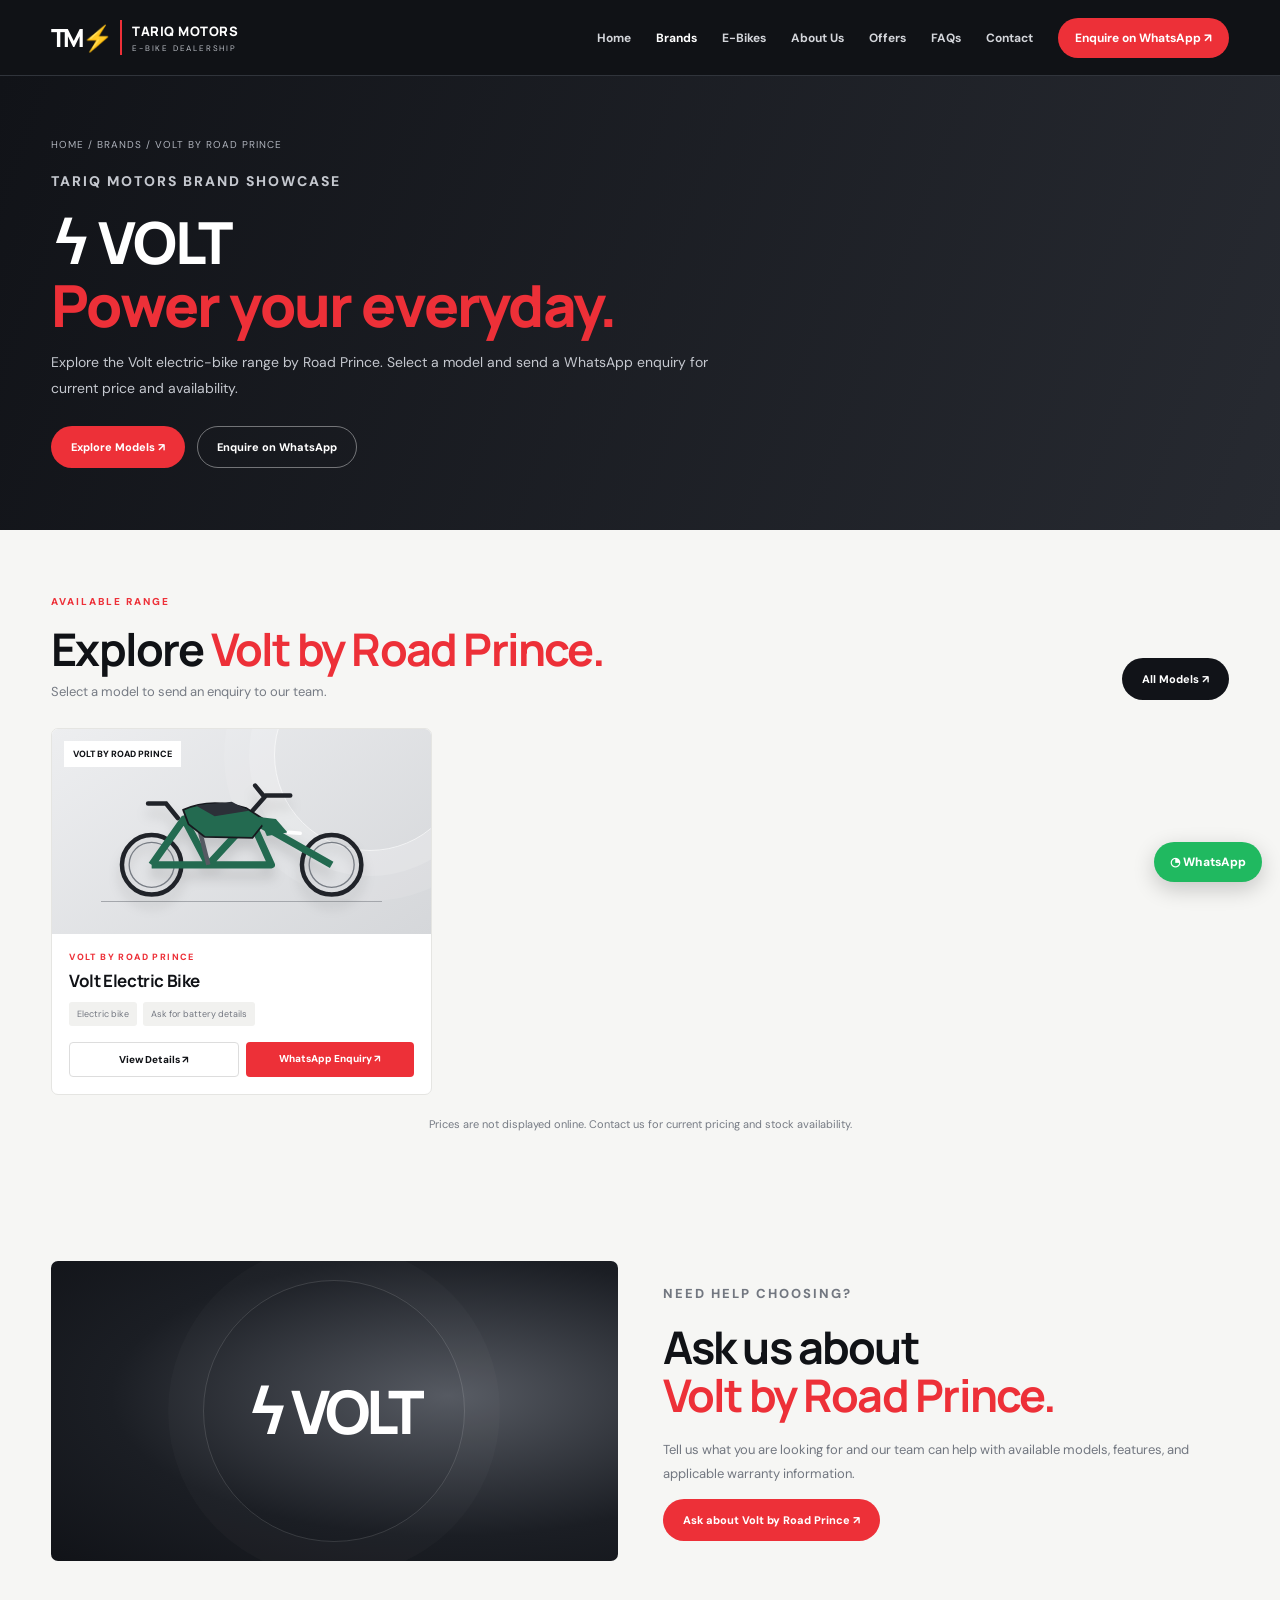
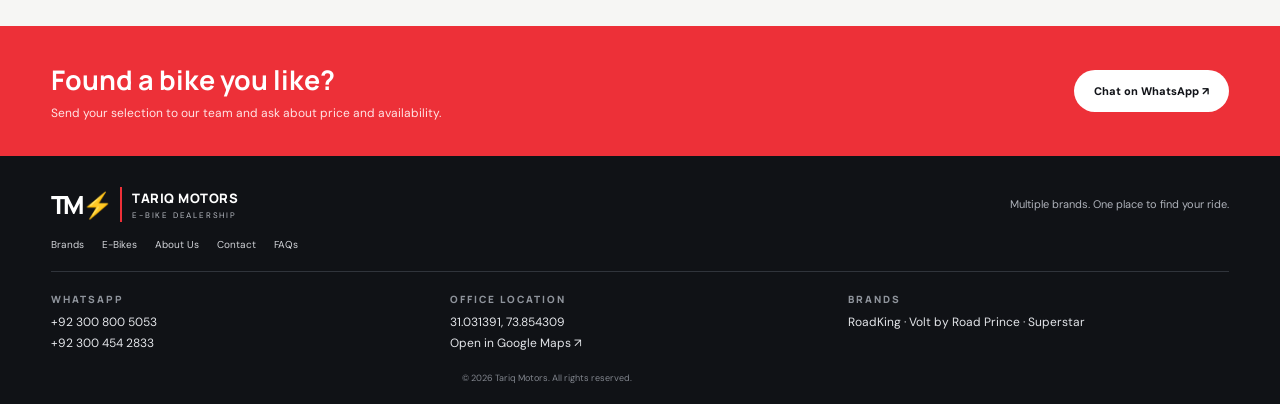
<file: brand-volt.html>
<!doctype html><html lang="en"><head><meta charset="utf-8"><meta name="viewport" content="width=device-width,initial-scale=1"><meta name="theme-color" content="#101216"><meta name="description" content="Explore electric bikes at Tariq Motors. Select a model and enquire through WhatsApp."><title>Volt by Road Prince | Tariq Motors</title><link rel="stylesheet" href="styles.css"></head><body><header class="header"><a class="logo" href="index.html"><span class="logo-mark">TM<b>⚡</b></span><span class="logo-copy"><strong>TARIQ MOTORS</strong><small>E-BIKE DEALERSHIP</small></span></a><button class="menu" id="menuBtn" aria-label="Toggle navigation">☰</button><nav class="nav" id="nav"><a href="index.html" data-nav="home">Home</a><a href="brands.html" data-nav="brands">Brands</a><a href="bikes.html" data-nav="bikes">E-Bikes</a><a href="about.html" data-nav="about">About Us</a><a href="offers.html" data-nav="offers">Offers</a><a href="faq.html" data-nav="faq">FAQs</a><a href="contact.html" data-nav="contact">Contact</a><a class="cta" data-general-wa href="#">Enquire on WhatsApp ↗</a></nav></header>
<main><section class="page-hero"><div class="page-intro"><div class="crumb"><a href="index.html">HOME</a> / <a href="brands.html">BRANDS</a> / VOLT BY ROAD PRINCE</div><p class="eyebrow">TARIQ MOTORS BRAND SHOWCASE</p><h1>ϟ VOLT<br><em>Power your everyday.</em></h1><p>Explore the Volt electric-bike range by Road Prince. Select a model and send a WhatsApp enquiry for current price and availability.</p><div class="actions"><a class="btn btn-red" href="bikes.html?brand=Volt">Explore Models ↗</a><a class="btn btn-outline" data-brand-wa="Volt" href="#">Enquire on WhatsApp</a></div></div></section><section class="section"><div class="section-title"><div><p class="eyebrow red">AVAILABLE RANGE</p><h2>Explore <em>Volt by Road Prince.</em></h2><p>Select a model to send an enquiry to our team.</p></div><a class="btn btn-dark" href="bikes.html?brand=Volt">All Models ↗</a></div><div class="grid" data-brand-grid="Volt"></div><p class="note">Prices are not displayed online. Contact us for current pricing and stock availability.</p></section><section class="section content-two"><div class="visual-panel"><strong>ϟ VOLT</strong></div><div class="text-section"><p class="eyebrow red">NEED HELP CHOOSING?</p><h2>Ask us about<br><em>Volt by Road Prince.</em></h2><p>Tell us what you are looking for and our team can help with available models, features, and applicable warranty information.</p><a class="btn btn-red" data-brand-wa="Volt" href="#">Ask about Volt by Road Prince ↗</a></div></section></main><section class="footer-cta"><div><h2>Found a bike you like?</h2><p>Send your selection to our team and ask about price and availability.</p></div><a class="btn btn-white" data-general-wa href="#">Chat on WhatsApp ↗</a></section><footer class="footer"><a class="logo" href="index.html"><span class="logo-mark">TM<b>⚡</b></span><span class="logo-copy"><strong>TARIQ MOTORS</strong><small>E-BIKE DEALERSHIP</small></span></a><p>Multiple brands. One place to find your ride.</p><div class="footer-links"><a href="brands.html">Brands</a><a href="bikes.html">E-Bikes</a><a href="about.html">About Us</a><a href="contact.html">Contact</a><a href="faq.html">FAQs</a></div><div class="footer-contact"><div><h4>WHATSAPP</h4><a href="https://wa.me/923008005053">+92 300 800 5053</a><a href="https://wa.me/923004542833">+92 300 454 2833</a></div><div><h4>OFFICE LOCATION</h4><a href="https://www.google.com/maps?q=31.031391,73.854309" target="_blank" rel="noopener" data-direct>31.031391, 73.854309</a><a href="https://www.google.com/maps?q=31.031391,73.854309" target="_blank" rel="noopener" data-direct>Open in Google Maps ↗</a></div><div><h4>BRANDS</h4><span>RoadKing · Volt by Road Prince · Superstar</span></div></div><small class="copyright">© <span data-year></span> Tariq Motors. All rights reserved.</small></footer><a class="float-wa" data-general-wa href="#">◔ WhatsApp</a><script src="script.js"></script></body></html>
</file>
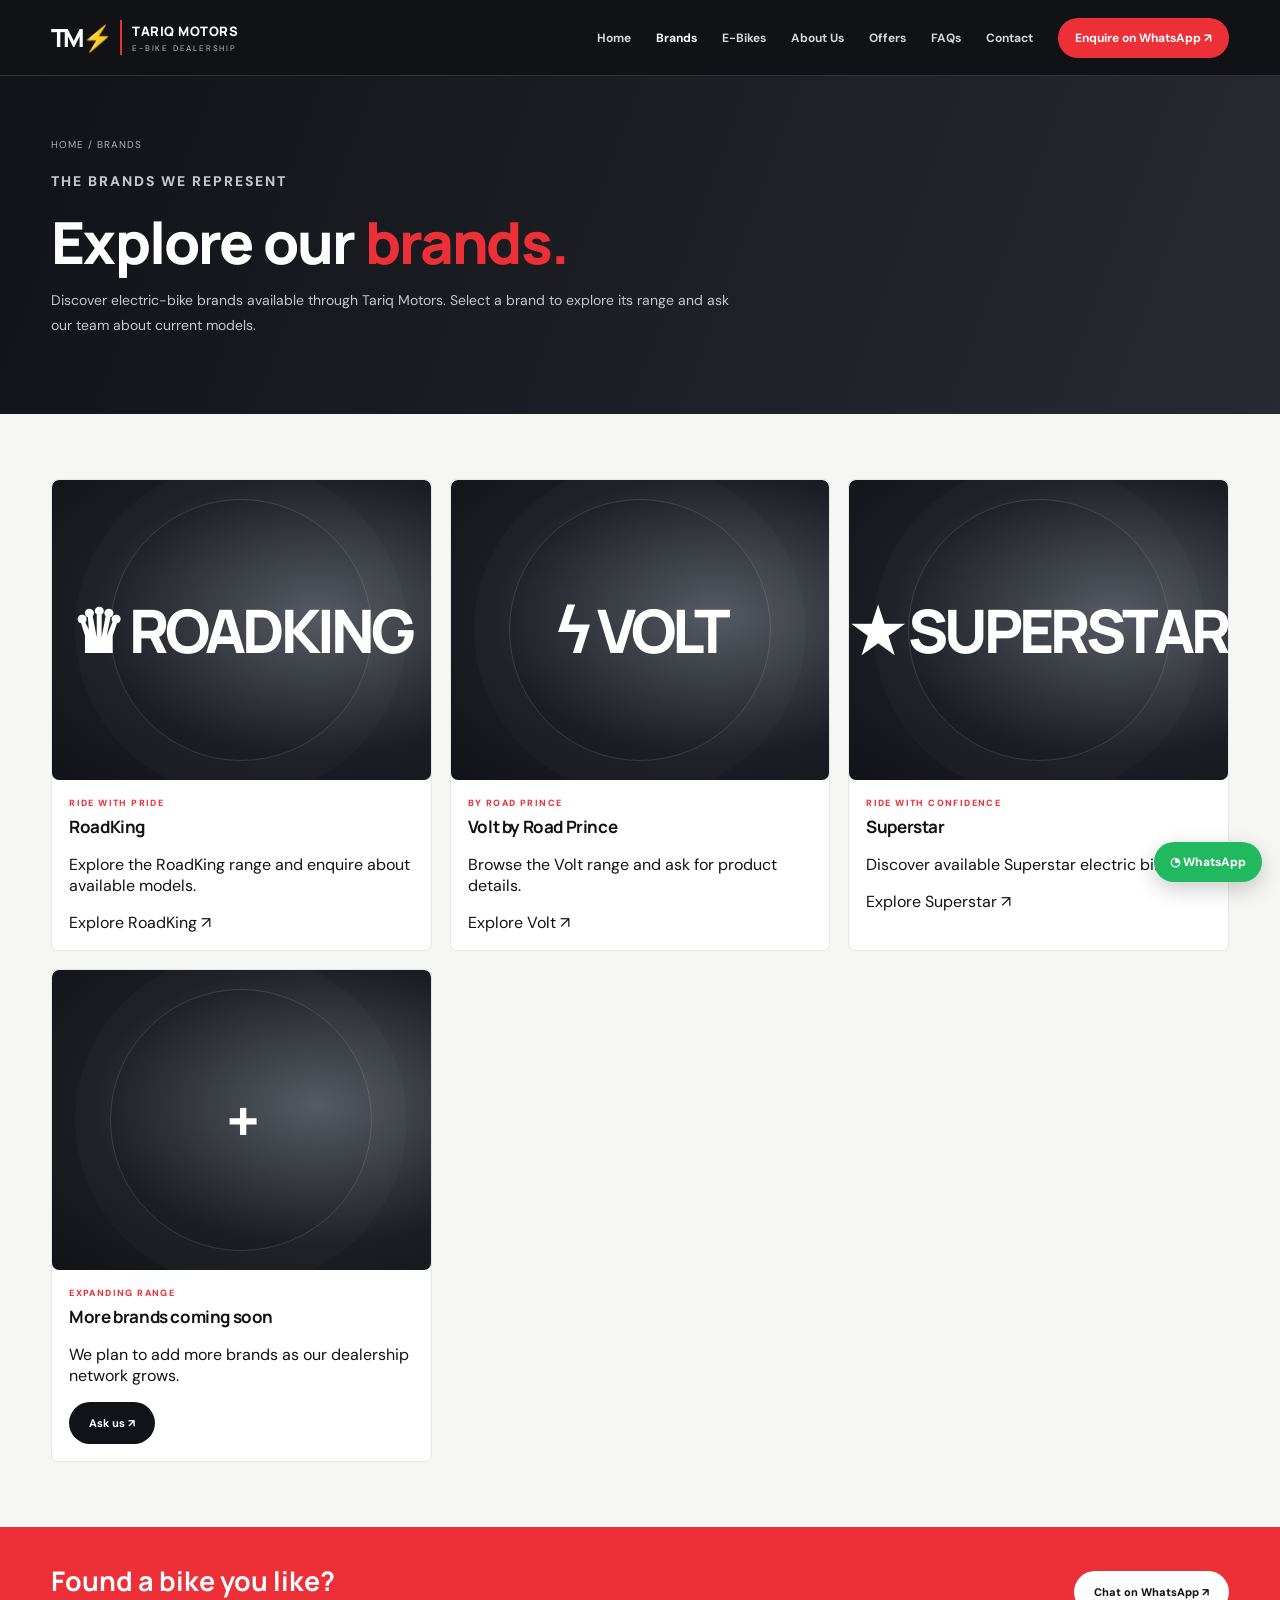
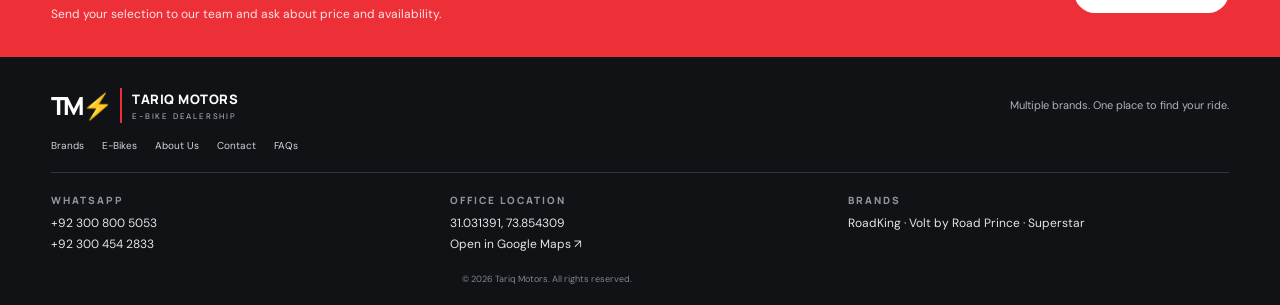
<file: brands.html>
<!doctype html><html lang="en"><head><meta charset="utf-8"><meta name="viewport" content="width=device-width,initial-scale=1"><meta name="theme-color" content="#101216"><meta name="description" content="Explore electric bikes at Tariq Motors. Select a model and enquire through WhatsApp."><title>Our Brands | Tariq Motors</title><link rel="stylesheet" href="styles.css"></head><body><header class="header"><a class="logo" href="index.html"><span class="logo-mark">TM<b>⚡</b></span><span class="logo-copy"><strong>TARIQ MOTORS</strong><small>E-BIKE DEALERSHIP</small></span></a><button class="menu" id="menuBtn" aria-label="Toggle navigation">☰</button><nav class="nav" id="nav"><a href="index.html" data-nav="home">Home</a><a href="brands.html" data-nav="brands">Brands</a><a href="bikes.html" data-nav="bikes">E-Bikes</a><a href="about.html" data-nav="about">About Us</a><a href="offers.html" data-nav="offers">Offers</a><a href="faq.html" data-nav="faq">FAQs</a><a href="contact.html" data-nav="contact">Contact</a><a class="cta" data-general-wa href="#">Enquire on WhatsApp ↗</a></nav></header>
<main><section class="page-hero"><div class="page-intro"><div class="crumb">HOME / BRANDS</div><p class="eyebrow">THE BRANDS WE REPRESENT</p><h1>Explore our <em>brands.</em></h1><p>Discover electric-bike brands available through Tariq Motors. Select a brand to explore its range and ask our team about current models.</p></div></section><section class="section"><div class="grid">
<a class="card" href="brand-roadking.html"><div class="visual-panel"><strong>♛ ROADKING</strong></div><div class="card-body"><p class="brand-name">RIDE WITH PRIDE</p><h3>RoadKing</h3><p>Explore the RoadKing range and enquire about available models.</p><span class="text-link">Explore RoadKing ↗</span></div></a>
<a class="card" href="brand-volt.html"><div class="visual-panel"><strong>ϟ VOLT</strong></div><div class="card-body"><p class="brand-name">BY ROAD PRINCE</p><h3>Volt by Road Prince</h3><p>Browse the Volt range and ask for product details.</p><span class="text-link">Explore Volt ↗</span></div></a>
<a class="card" href="brand-superstar.html"><div class="visual-panel"><strong>★ SUPERSTAR</strong></div><div class="card-body"><p class="brand-name">RIDE WITH CONFIDENCE</p><h3>Superstar</h3><p>Discover available Superstar electric bikes.</p><span class="text-link">Explore Superstar ↗</span></div></a>
<div class="card"><div class="visual-panel"><strong>+</strong></div><div class="card-body"><p class="brand-name">EXPANDING RANGE</p><h3>More brands coming soon</h3><p>We plan to add more brands as our dealership network grows.</p><a class="btn btn-dark" data-general-wa href="#">Ask us ↗</a></div></div>
</div></section></main><section class="footer-cta"><div><h2>Found a bike you like?</h2><p>Send your selection to our team and ask about price and availability.</p></div><a class="btn btn-white" data-general-wa href="#">Chat on WhatsApp ↗</a></section><footer class="footer"><a class="logo" href="index.html"><span class="logo-mark">TM<b>⚡</b></span><span class="logo-copy"><strong>TARIQ MOTORS</strong><small>E-BIKE DEALERSHIP</small></span></a><p>Multiple brands. One place to find your ride.</p><div class="footer-links"><a href="brands.html">Brands</a><a href="bikes.html">E-Bikes</a><a href="about.html">About Us</a><a href="contact.html">Contact</a><a href="faq.html">FAQs</a></div><div class="footer-contact"><div><h4>WHATSAPP</h4><a href="https://wa.me/923008005053">+92 300 800 5053</a><a href="https://wa.me/923004542833">+92 300 454 2833</a></div><div><h4>OFFICE LOCATION</h4><a href="https://www.google.com/maps?q=31.031391,73.854309" target="_blank" rel="noopener" data-direct>31.031391, 73.854309</a><a href="https://www.google.com/maps?q=31.031391,73.854309" target="_blank" rel="noopener" data-direct>Open in Google Maps ↗</a></div><div><h4>BRANDS</h4><span>RoadKing · Volt by Road Prince · Superstar</span></div></div><small class="copyright">© <span data-year></span> Tariq Motors. All rights reserved.</small></footer><a class="float-wa" data-general-wa href="#">◔ WhatsApp</a><script src="script.js"></script></body></html>
</file>
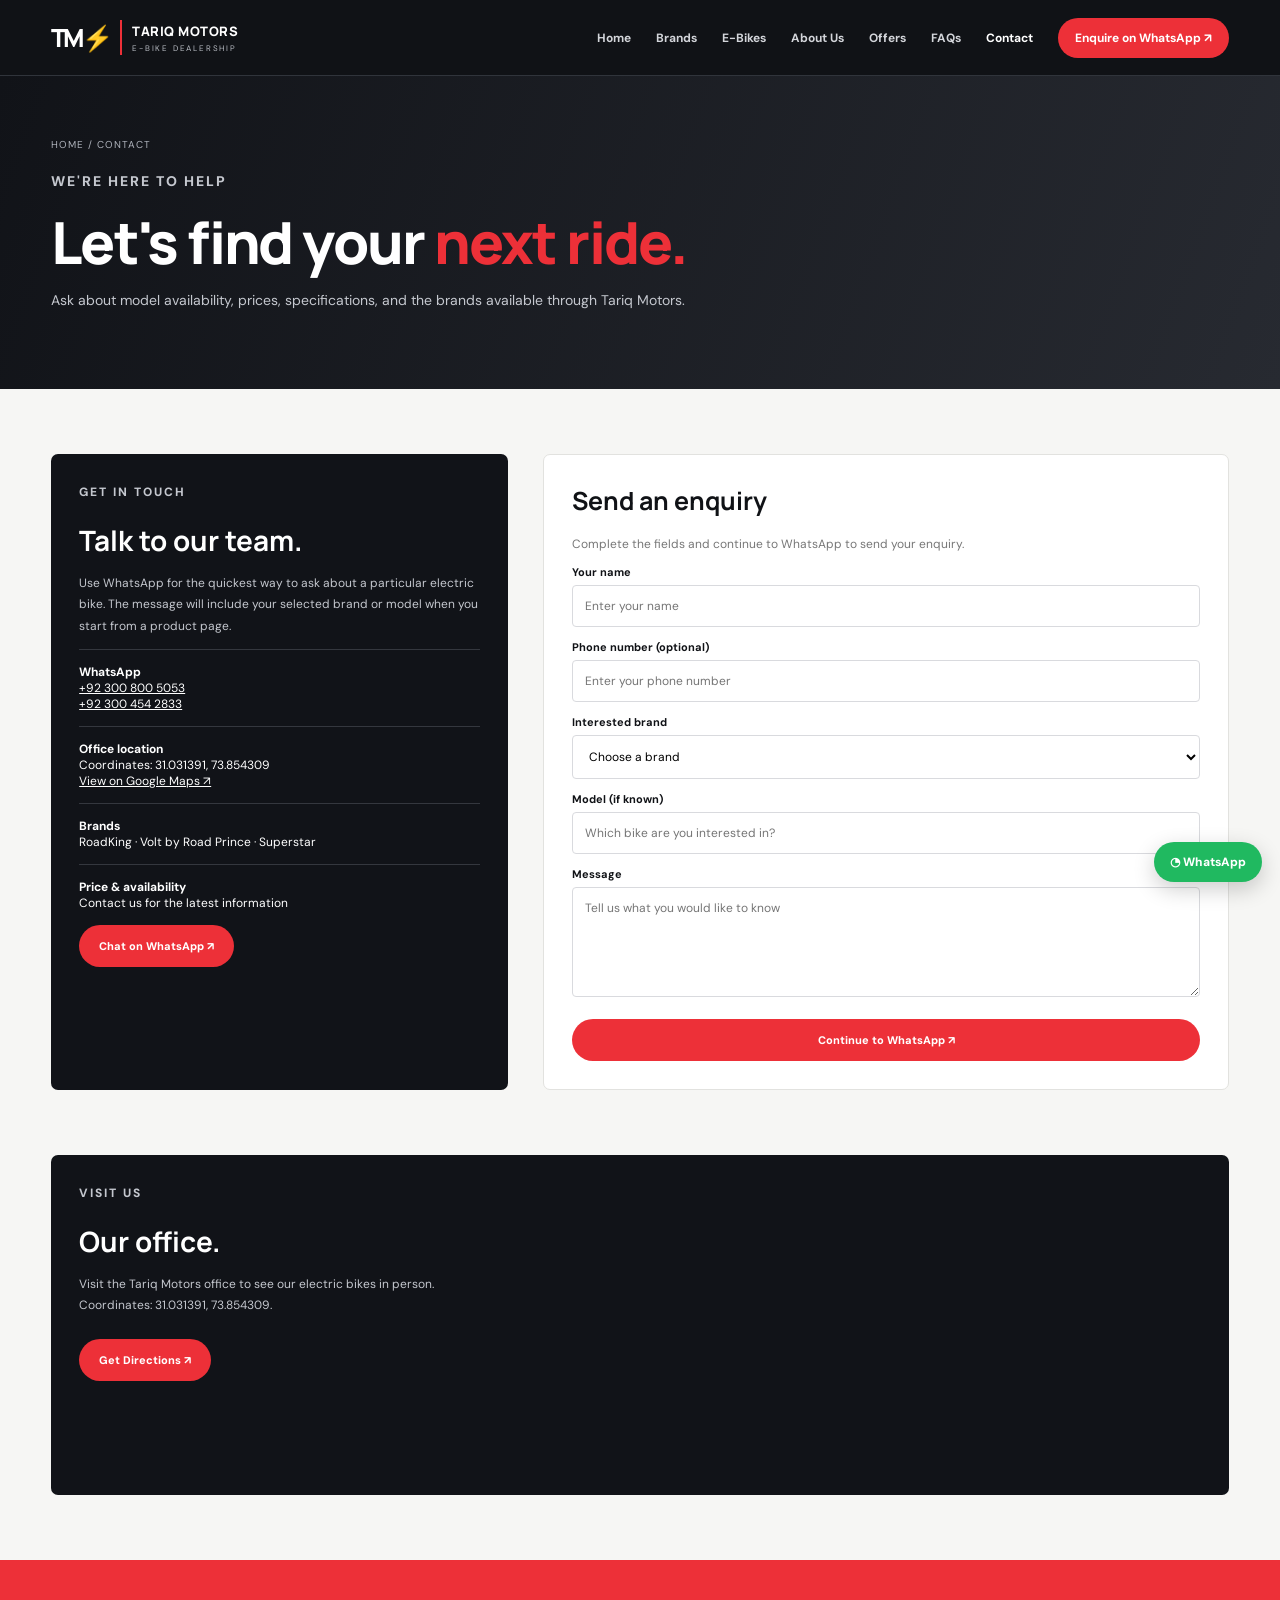
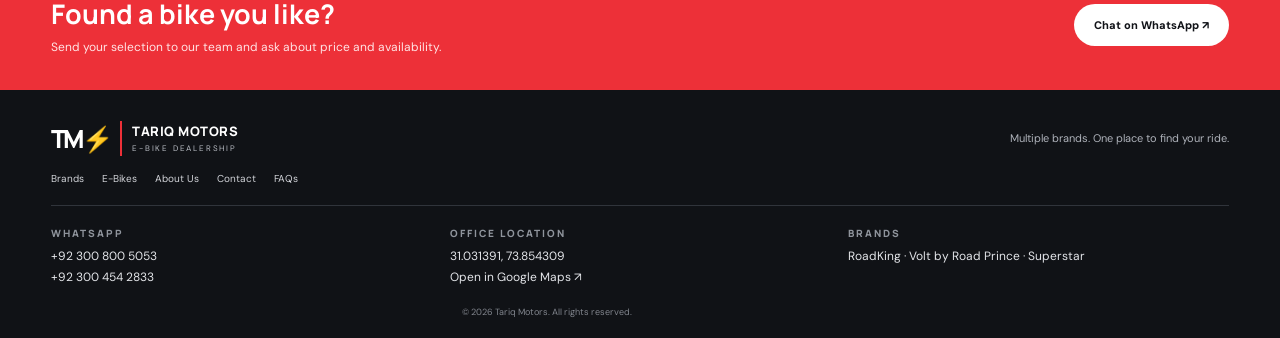
<file: contact.html>
<!doctype html><html lang="en"><head><meta charset="utf-8"><meta name="viewport" content="width=device-width,initial-scale=1"><meta name="theme-color" content="#101216"><meta name="description" content="Explore electric bikes at Tariq Motors. Select a model and enquire through WhatsApp."><title>Contact Us | Tariq Motors</title><link rel="stylesheet" href="styles.css"></head><body><header class="header"><a class="logo" href="index.html"><span class="logo-mark">TM<b>⚡</b></span><span class="logo-copy"><strong>TARIQ MOTORS</strong><small>E-BIKE DEALERSHIP</small></span></a><button class="menu" id="menuBtn" aria-label="Toggle navigation">☰</button><nav class="nav" id="nav"><a href="index.html" data-nav="home">Home</a><a href="brands.html" data-nav="brands">Brands</a><a href="bikes.html" data-nav="bikes">E-Bikes</a><a href="about.html" data-nav="about">About Us</a><a href="offers.html" data-nav="offers">Offers</a><a href="faq.html" data-nav="faq">FAQs</a><a href="contact.html" data-nav="contact">Contact</a><a class="cta" data-general-wa href="#">Enquire on WhatsApp ↗</a></nav></header>
<main><section class="page-hero"><div class="page-intro"><div class="crumb">HOME / CONTACT</div><p class="eyebrow">WE'RE HERE TO HELP</p><h1>Let's find your <em>next ride.</em></h1><p>Ask about model availability, prices, specifications, and the brands available through Tariq Motors.</p></div></section><section class="section"><div class="contact-grid"><div class="contact-panel"><p class="eyebrow">GET IN TOUCH</p><h2>Talk to our team.</h2><p>Use WhatsApp for the quickest way to ask about a particular electric bike. The message will include your selected brand or model when you start from a product page.</p><div class="contact-item"><strong>WhatsApp</strong><br><span><a href="https://wa.me/923008005053">+92 300 800 5053</a><br><a href="https://wa.me/923004542833">+92 300 454 2833</a></span></div><div class="contact-item"><strong>Office location</strong><br><span>Coordinates: 31.031391, 73.854309<br><a href="https://www.google.com/maps?q=31.031391,73.854309" target="_blank" rel="noopener" data-direct>View on Google Maps ↗</a></span></div><div class="contact-item"><strong>Brands</strong><br><span>RoadKing · Volt by Road Prince · Superstar</span></div><div class="contact-item"><strong>Price & availability</strong><br><span>Contact us for the latest information</span></div><a class="btn btn-red" data-general-wa href="#">Chat on WhatsApp ↗</a></div><form class="form" id="contactForm"><h2>Send an enquiry</h2><p style="font-size:12px;color:#777">Complete the fields and continue to WhatsApp to send your enquiry.</p><label for="customerName">Your name</label><input id="customerName" required placeholder="Enter your name"><label for="customerPhone">Phone number (optional)</label><input id="customerPhone" placeholder="Enter your phone number"><label for="customerBrand">Interested brand</label><select id="customerBrand"><option value="Not sure yet">Choose a brand</option><option>RoadKing</option><option>Volt by Road Prince</option><option>Superstar</option><option>Other / Not sure</option></select><label for="customerModel">Model (if known)</label><input id="customerModel" placeholder="Which bike are you interested in?"><label for="customerMessage">Message</label><textarea id="customerMessage" placeholder="Tell us what you would like to know"></textarea><button class="btn btn-red" type="submit">Continue to WhatsApp ↗</button></form></div></section><section class="map-section"><div class="map-card"><div class="map-info"><p class="eyebrow">VISIT US</p><h2>Our office.</h2><p>Visit the Tariq Motors office to see our electric bikes in person. Coordinates: 31.031391, 73.854309.</p><a class="btn btn-red" data-direct target="_blank" rel="noopener" href="https://www.google.com/maps/dir/?api=1&destination=31.031391,73.854309">Get Directions ↗</a></div><div class="map-frame"><iframe title="Tariq Motors office location" loading="lazy" referrerpolicy="no-referrer-when-downgrade" src="https://www.google.com/maps?q=31.031391,73.854309&z=16&output=embed"></iframe></div></div></section></main><section class="footer-cta"><div><h2>Found a bike you like?</h2><p>Send your selection to our team and ask about price and availability.</p></div><a class="btn btn-white" data-general-wa href="#">Chat on WhatsApp ↗</a></section><footer class="footer"><a class="logo" href="index.html"><span class="logo-mark">TM<b>⚡</b></span><span class="logo-copy"><strong>TARIQ MOTORS</strong><small>E-BIKE DEALERSHIP</small></span></a><p>Multiple brands. One place to find your ride.</p><div class="footer-links"><a href="brands.html">Brands</a><a href="bikes.html">E-Bikes</a><a href="about.html">About Us</a><a href="contact.html">Contact</a><a href="faq.html">FAQs</a></div><div class="footer-contact"><div><h4>WHATSAPP</h4><a href="https://wa.me/923008005053">+92 300 800 5053</a><a href="https://wa.me/923004542833">+92 300 454 2833</a></div><div><h4>OFFICE LOCATION</h4><a href="https://www.google.com/maps?q=31.031391,73.854309" target="_blank" rel="noopener" data-direct>31.031391, 73.854309</a><a href="https://www.google.com/maps?q=31.031391,73.854309" target="_blank" rel="noopener" data-direct>Open in Google Maps ↗</a></div><div><h4>BRANDS</h4><span>RoadKing · Volt by Road Prince · Superstar</span></div></div><small class="copyright">© <span data-year></span> Tariq Motors. All rights reserved.</small></footer><a class="float-wa" data-general-wa href="#">◔ WhatsApp</a><script src="script.js"></script></body></html>
</file>
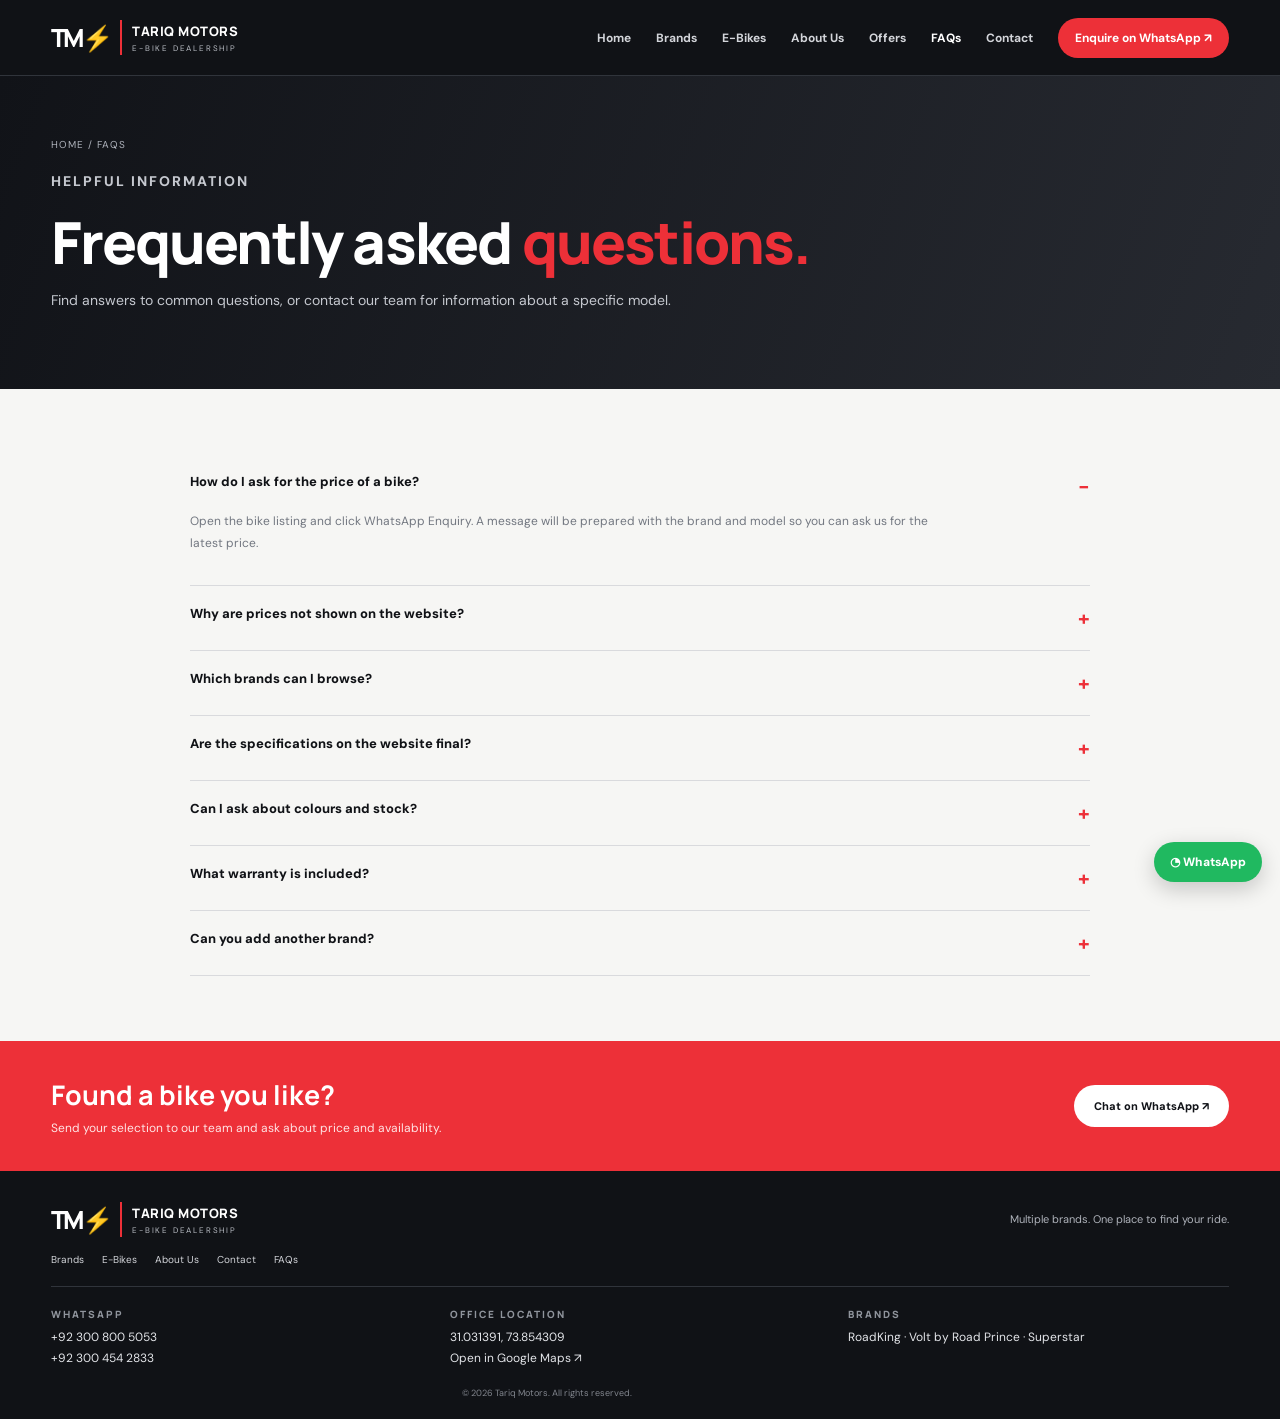
<file: faq.html>
<!doctype html><html lang="en"><head><meta charset="utf-8"><meta name="viewport" content="width=device-width,initial-scale=1"><meta name="theme-color" content="#101216"><meta name="description" content="Explore electric bikes at Tariq Motors. Select a model and enquire through WhatsApp."><title>FAQs | Tariq Motors</title><link rel="stylesheet" href="styles.css"></head><body><header class="header"><a class="logo" href="index.html"><span class="logo-mark">TM<b>⚡</b></span><span class="logo-copy"><strong>TARIQ MOTORS</strong><small>E-BIKE DEALERSHIP</small></span></a><button class="menu" id="menuBtn" aria-label="Toggle navigation">☰</button><nav class="nav" id="nav"><a href="index.html" data-nav="home">Home</a><a href="brands.html" data-nav="brands">Brands</a><a href="bikes.html" data-nav="bikes">E-Bikes</a><a href="about.html" data-nav="about">About Us</a><a href="offers.html" data-nav="offers">Offers</a><a href="faq.html" data-nav="faq">FAQs</a><a href="contact.html" data-nav="contact">Contact</a><a class="cta" data-general-wa href="#">Enquire on WhatsApp ↗</a></nav></header>
<main><section class="page-hero"><div class="page-intro"><div class="crumb">HOME / FAQS</div><p class="eyebrow">HELPFUL INFORMATION</p><h1>Frequently asked <em>questions.</em></h1><p>Find answers to common questions, or contact our team for information about a specific model.</p></div></section><section class="section"><div class="faq-list"><details open><summary>How do I ask for the price of a bike?</summary><p>Open the bike listing and click WhatsApp Enquiry. A message will be prepared with the brand and model so you can ask us for the latest price.</p></details><details><summary>Why are prices not shown on the website?</summary><p>We handle price enquiries directly. Send us the bike you are interested in and our team will share current pricing and availability.</p></details><details><summary>Which brands can I browse?</summary><p>The website currently has sections for RoadKing, Volt by Road Prince, and Superstar. Additional brands can be added as the dealership expands.</p></details><details><summary>Are the specifications on the website final?</summary><p>The prototype uses placeholder product entries. Before the site is published, the product listings should be updated with verified model names and specifications.</p></details><details><summary>Can I ask about colours and stock?</summary><p>Yes. Use the WhatsApp enquiry button on a specific bike and ask about available colours, current stock, and collection or delivery options.</p></details><details><summary>What warranty is included?</summary><p>Warranty coverage depends on the specific model and manufacturer's terms. Contact our team for confirmed details.</p></details><details><summary>Can you add another brand?</summary><p>Yes. The design is built to accommodate additional brands and models without changing the overall website layout.</p></details></div></section></main><section class="footer-cta"><div><h2>Found a bike you like?</h2><p>Send your selection to our team and ask about price and availability.</p></div><a class="btn btn-white" data-general-wa href="#">Chat on WhatsApp ↗</a></section><footer class="footer"><a class="logo" href="index.html"><span class="logo-mark">TM<b>⚡</b></span><span class="logo-copy"><strong>TARIQ MOTORS</strong><small>E-BIKE DEALERSHIP</small></span></a><p>Multiple brands. One place to find your ride.</p><div class="footer-links"><a href="brands.html">Brands</a><a href="bikes.html">E-Bikes</a><a href="about.html">About Us</a><a href="contact.html">Contact</a><a href="faq.html">FAQs</a></div><div class="footer-contact"><div><h4>WHATSAPP</h4><a href="https://wa.me/923008005053">+92 300 800 5053</a><a href="https://wa.me/923004542833">+92 300 454 2833</a></div><div><h4>OFFICE LOCATION</h4><a href="https://www.google.com/maps?q=31.031391,73.854309" target="_blank" rel="noopener" data-direct>31.031391, 73.854309</a><a href="https://www.google.com/maps?q=31.031391,73.854309" target="_blank" rel="noopener" data-direct>Open in Google Maps ↗</a></div><div><h4>BRANDS</h4><span>RoadKing · Volt by Road Prince · Superstar</span></div></div><small class="copyright">© <span data-year></span> Tariq Motors. All rights reserved.</small></footer><a class="float-wa" data-general-wa href="#">◔ WhatsApp</a><script src="script.js"></script></body></html>
</file>
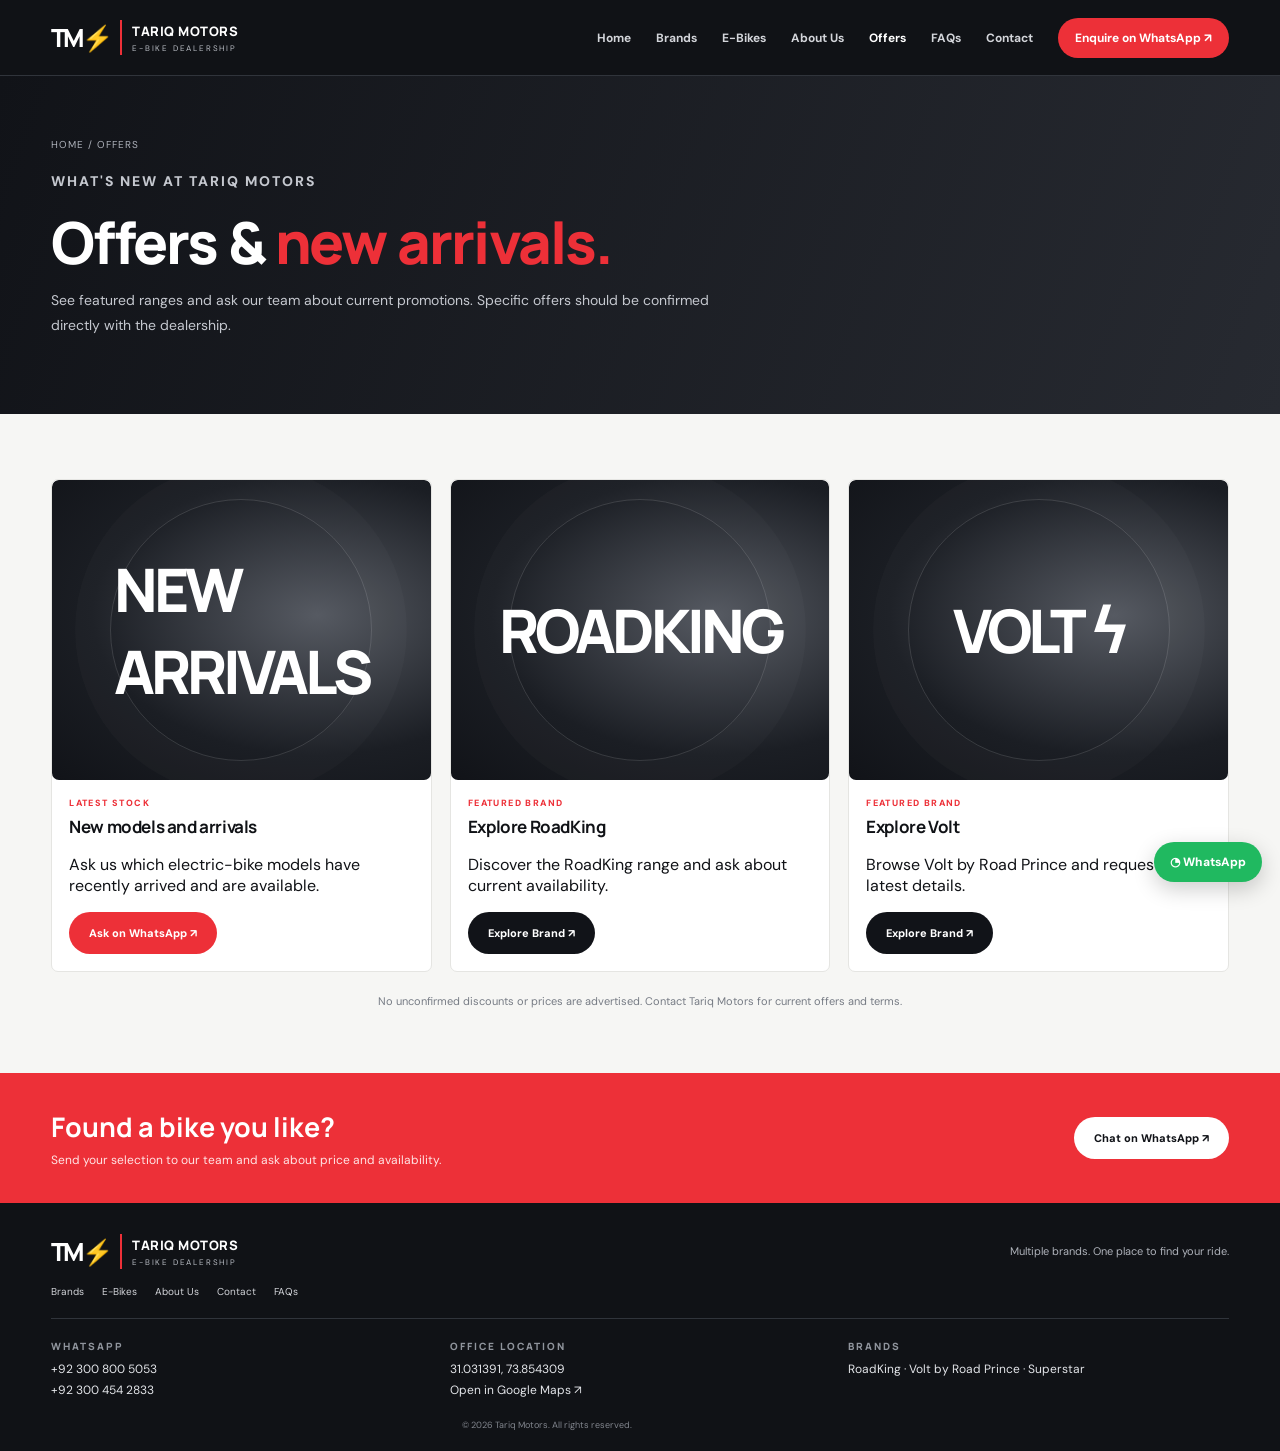
<file: offers.html>
<!doctype html><html lang="en"><head><meta charset="utf-8"><meta name="viewport" content="width=device-width,initial-scale=1"><meta name="theme-color" content="#101216"><meta name="description" content="Explore electric bikes at Tariq Motors. Select a model and enquire through WhatsApp."><title>Offers & New Arrivals | Tariq Motors</title><link rel="stylesheet" href="styles.css"></head><body><header class="header"><a class="logo" href="index.html"><span class="logo-mark">TM<b>⚡</b></span><span class="logo-copy"><strong>TARIQ MOTORS</strong><small>E-BIKE DEALERSHIP</small></span></a><button class="menu" id="menuBtn" aria-label="Toggle navigation">☰</button><nav class="nav" id="nav"><a href="index.html" data-nav="home">Home</a><a href="brands.html" data-nav="brands">Brands</a><a href="bikes.html" data-nav="bikes">E-Bikes</a><a href="about.html" data-nav="about">About Us</a><a href="offers.html" data-nav="offers">Offers</a><a href="faq.html" data-nav="faq">FAQs</a><a href="contact.html" data-nav="contact">Contact</a><a class="cta" data-general-wa href="#">Enquire on WhatsApp ↗</a></nav></header>
<main><section class="page-hero"><div class="page-intro"><div class="crumb">HOME / OFFERS</div><p class="eyebrow">WHAT'S NEW AT TARIQ MOTORS</p><h1>Offers & <em>new arrivals.</em></h1><p>See featured ranges and ask our team about current promotions. Specific offers should be confirmed directly with the dealership.</p></div></section><section class="section"><div class="grid"><article class="card"><div class="visual-panel"><strong>NEW<br>ARRIVALS</strong></div><div class="card-body"><p class="brand-name">LATEST STOCK</p><h3>New models and arrivals</h3><p>Ask us which electric-bike models have recently arrived and are available.</p><a class="btn btn-red" data-general-wa href="#">Ask on WhatsApp ↗</a></div></article><article class="card"><div class="visual-panel"><strong>ROADKING</strong></div><div class="card-body"><p class="brand-name">FEATURED BRAND</p><h3>Explore RoadKing</h3><p>Discover the RoadKing range and ask about current availability.</p><a class="btn btn-dark" href="brand-roadking.html">Explore Brand ↗</a></div></article><article class="card"><div class="visual-panel"><strong>VOLT ϟ</strong></div><div class="card-body"><p class="brand-name">FEATURED BRAND</p><h3>Explore Volt</h3><p>Browse Volt by Road Prince and request the latest details.</p><a class="btn btn-dark" href="brand-volt.html">Explore Brand ↗</a></div></article></div><p class="note">No unconfirmed discounts or prices are advertised. Contact Tariq Motors for current offers and terms.</p></section></main><section class="footer-cta"><div><h2>Found a bike you like?</h2><p>Send your selection to our team and ask about price and availability.</p></div><a class="btn btn-white" data-general-wa href="#">Chat on WhatsApp ↗</a></section><footer class="footer"><a class="logo" href="index.html"><span class="logo-mark">TM<b>⚡</b></span><span class="logo-copy"><strong>TARIQ MOTORS</strong><small>E-BIKE DEALERSHIP</small></span></a><p>Multiple brands. One place to find your ride.</p><div class="footer-links"><a href="brands.html">Brands</a><a href="bikes.html">E-Bikes</a><a href="about.html">About Us</a><a href="contact.html">Contact</a><a href="faq.html">FAQs</a></div><div class="footer-contact"><div><h4>WHATSAPP</h4><a href="https://wa.me/923008005053">+92 300 800 5053</a><a href="https://wa.me/923004542833">+92 300 454 2833</a></div><div><h4>OFFICE LOCATION</h4><a href="https://www.google.com/maps?q=31.031391,73.854309" target="_blank" rel="noopener" data-direct>31.031391, 73.854309</a><a href="https://www.google.com/maps?q=31.031391,73.854309" target="_blank" rel="noopener" data-direct>Open in Google Maps ↗</a></div><div><h4>BRANDS</h4><span>RoadKing · Volt by Road Prince · Superstar</span></div></div><small class="copyright">© <span data-year></span> Tariq Motors. All rights reserved.</small></footer><a class="float-wa" data-general-wa href="#">◔ WhatsApp</a><script src="script.js"></script></body></html>
</file>
<file: styles.css>
@import url('https://fonts.googleapis.com/css2?family=DM+Sans:wght@400;500;600;700&family=Manrope:wght@400;500;600;700;800&display=swap');
:root{--ink:#101216;--ink2:#191c22;--red:#ed3038;--paper:#f6f6f4;--muted:#767b84;--line:#e1e2e3;--max:1200px}
*{box-sizing:border-box}html{scroll-behavior:smooth;scroll-padding-top:85px}body{margin:0;background:var(--paper);color:var(--ink);font-family:'DM Sans',Arial,sans-serif}a{color:inherit;text-decoration:none}button,select,input,textarea{font:inherit}.wrap{width:min(var(--max),92%);margin:auto}.header{height:76px;background:#101216;color:#fff;display:flex;align-items:center;justify-content:space-between;padding:0 4%;position:sticky;top:0;z-index:20;border-bottom:1px solid #30343b}.logo{display:flex;align-items:center;gap:10px}.logo-mark{font:800 25px Manrope,sans-serif;letter-spacing:-3px;border-right:2px solid var(--red);padding-right:10px}.logo-mark b{color:var(--red)}.logo-copy{display:flex;flex-direction:column;line-height:1.15}.logo-copy strong{font:800 13px Manrope,sans-serif;letter-spacing:.5px}.logo-copy small{font-size:8px;letter-spacing:1.8px;color:#b9bdc4;margin-top:4px}.nav{display:flex;align-items:center;gap:25px;font-size:12px;font-weight:700}.nav a{color:#d3d5da}.nav a:hover,.nav a.active{color:#fff}.nav .cta{background:var(--red);color:#fff;padding:12px 17px;border-radius:25px}.menu{display:none;color:white;background:none;border:0;font-size:25px}.hero{min-height:560px;position:relative;overflow:hidden;display:flex;align-items:center;background:radial-gradient(ellipse at 76% 43%,#565a61 0,#2a2d34 28%,#16181e 64%,#101216 100%);color:white;padding:65px 8%;isolation:isolate}.hero:before{content:"";position:absolute;inset:0;z-index:-1;background:linear-gradient(90deg,#101216 0%,#101216ed 32%,#10121650 75%,#1012169c 100%)}.hero:after{content:"";position:absolute;z-index:-1;width:520px;height:520px;border:1px solid #ffffff18;border-radius:50%;right:6%;top:8%;box-shadow:0 0 0 50px #ffffff05,0 0 0 100px #ffffff04}.hero-copy{max-width:590px}.eyebrow{font-size:10px;letter-spacing:2px;font-weight:800;color:#bfc3cb;margin:0 0 17px}.red{color:var(--red)}h1,h2,h3{font-family:Manrope,sans-serif}h1{font-size:clamp(43px,6vw,74px);line-height:1.02;letter-spacing:-3px;margin:0 0 18px;font-weight:800}h1 em,h2 em{font-style:normal;color:var(--red)}.hero-copy>p:not(.eyebrow){max-width:420px;color:#d0d2d7;font-size:14px;line-height:1.7}.actions{display:flex;gap:12px;flex-wrap:wrap;margin-top:25px}.btn{display:inline-flex;align-items:center;justify-content:center;gap:15px;padding:13px 19px;border-radius:28px;font-size:11px;font-weight:800;border:1px solid transparent;cursor:pointer}.btn-red{background:var(--red);color:white}.btn-outline{border-color:#ffffff65;color:white}.btn-dark{background:#111318;color:white}.btn-white{background:white;color:#111318}.dots{display:flex;gap:8px;margin-top:43px}.dot{width:25px;height:3px;background:#666a72;border:0;padding:0;cursor:pointer}.dot.active{width:42px;background:var(--red)}.slide-count{position:absolute;right:6%;bottom:35px;color:#fff;font-size:10px;letter-spacing:2px}.arrow{position:absolute;right:25px;top:48%;border:1px solid #ffffff66;background:#11131888;color:white;width:38px;height:38px;border-radius:50%;font-size:24px;cursor:pointer}.arrow.prev{right:72px}.brand-ribbon{background:#111318;color:white;padding:22px 4%;border-block:1px solid #30343b}.ribbon-title{text-align:center;color:#8f949c;font-size:9px;letter-spacing:2px;margin-bottom:18px}.brand-logos{display:grid;grid-template-columns:repeat(4,1fr);max-width:1000px;margin:auto}.brand-logo{display:flex;flex-direction:column;align-items:center;justify-content:center;border-right:1px solid #383b42;min-height:55px;font:800 19px Manrope,sans-serif}.brand-logo:last-child{border:0}.brand-logo small{font:700 8px 'DM Sans';letter-spacing:1.5px;color:#c2c4c9;margin-top:5px}.brand-logo .symbol{color:var(--red);font-size:13px}.section{padding:65px 4%}.section-title{display:flex;justify-content:space-between;align-items:end;gap:25px;margin-bottom:28px}.section-title h2,.page-intro h1,.text-section h2{font-size:clamp(30px,4vw,45px);letter-spacing:-1.8px;line-height:1.08;margin:0 0 10px}.section-title p:not(.eyebrow){color:var(--muted);font-size:13px;margin:0}.benefits{display:grid;grid-template-columns:repeat(4,1fr);gap:22px;background:white;border-bottom:1px solid var(--line)}.benefit{display:flex;gap:12px;border-right:1px solid var(--line);padding-right:14px}.benefit:last-child{border:0}.benefit-icon{width:36px;height:36px;flex-shrink:0;display:grid;place-items:center;border:1px solid #ddd;border-radius:50%;color:var(--red)}.benefit strong{font-size:12px}.benefit p{font-size:10px;line-height:1.6;color:var(--muted);margin:6px 0 0}.grid{display:grid;grid-template-columns:repeat(3,minmax(0,1fr));gap:18px}.card{background:white;border:1px solid #e5e5e2;border-radius:7px;overflow:hidden;transition:.2s}.card:hover{transform:translateY(-3px);box-shadow:0 14px 32px #11121610}.art{height:205px;display:grid;place-items:center;position:relative;overflow:hidden;background:linear-gradient(145deg,#edeef0,#d5d7da)}.art:before{content:"";position:absolute;width:190px;height:190px;border:1px solid #ffffffa8;border-radius:50%;right:-35px;top:-70px;box-shadow:0 0 0 25px #ffffff22,0 0 0 50px #ffffff17}.art:after{content:"";position:absolute;width:74%;height:1px;background:#a4a7ac;bottom:32px}.art svg{width:87%;height:135px;position:relative;z-index:1;filter:drop-shadow(0 10px 6px #0002)}.badge{position:absolute;z-index:2;left:12px;top:12px;background:white;padding:7px 9px;font-size:9px;font-weight:800}.card-body{padding:17px}.brand-name{font-size:9px;font-weight:800;color:var(--red);letter-spacing:1.4px;text-transform:uppercase;margin:0 0 6px}.card h3{font-size:17px;margin:0 0 10px;letter-spacing:-.4px}.specs{display:flex;gap:6px;flex-wrap:wrap;margin-bottom:16px}.specs span{font-size:9px;background:#f1f1ef;color:#737780;padding:6px 8px;border-radius:3px}.card-actions{display:flex;gap:7px}.card-actions a{flex:1;text-align:center;padding:10px 6px;border-radius:4px;font-size:10px;font-weight:800}.detail-link{border:1px solid #ddd}.wa-link{background:var(--red);color:white}.note{font-size:11px;color:var(--muted);text-align:center;margin:22px 0 0}.banner{background:linear-gradient(90deg,#111318f5,#17191ed9),radial-gradient(ellipse at 80% 40%,#a52932,#181a20);color:white;padding:60px 8%;min-height:320px;position:relative;overflow:hidden}.banner:after{content:"";position:absolute;width:380px;height:380px;border:1px solid #ffffff18;border-radius:50%;right:9%;top:-40px;box-shadow:0 0 0 50px #ffffff05,0 0 0 100px #ffffff04}.banner h2{font-size:clamp(34px,4vw,50px);line-height:1.08;letter-spacing:-1.7px;margin:0 0 12px}.banner p{color:#c4c7cd;font-size:13px}.banner .btn{margin-top:12px}.page-hero{padding:62px 4%;background:linear-gradient(110deg,#111318,#272a31);color:white}.page-intro{max-width:850px}.page-intro h1{font-size:clamp(36px,5vw,58px);margin:0 0 14px}.page-intro p{font-size:14px;line-height:1.8;color:#c5c8cf;max-width:700px}.crumb{font-size:10px;letter-spacing:1px;color:#aeb2bb;margin-bottom:18px}.content-two{display:grid;grid-template-columns:1fr 1fr;gap:45px;align-items:center}.visual-panel{min-height:300px;background:radial-gradient(ellipse at 70% 45%,#565a62,#1b1e24 60%,#111318);border-radius:7px;display:grid;place-items:center;color:white;position:relative;overflow:hidden}.visual-panel:before{content:"";position:absolute;width:260px;height:260px;border:1px solid #ffffff22;border-radius:50%;box-shadow:0 0 0 35px #ffffff05}.visual-panel strong{font:800 60px Manrope;letter-spacing:-4px;z-index:1}.text-section p{font-size:13px;line-height:1.85;color:#727780}.text-section h2{margin-bottom:18px}.check-list{list-style:none;padding:0}.check-list li{margin:12px 0;font-size:12px}.check-list li:before{content:"✓";color:var(--red);font-weight:800;margin-right:10px}.filters{display:flex;gap:12px;align-items:center;flex-wrap:wrap}.filters label{font-size:10px;color:var(--muted)}.filters select{display:block;margin-top:6px;padding:11px 13px;border:1px solid #d9dade;border-radius:4px;background:white;min-width:180px;font-size:11px}.product-layout{display:grid;grid-template-columns:1fr 1fr;gap:45px;align-items:start}.product-art{min-height:400px;border-radius:7px;background:linear-gradient(145deg,#e7e8e8,#cfd2d5);display:grid;place-items:center;position:relative;overflow:hidden}.product-art svg{width:90%;height:240px;z-index:1}.product-info h1{font-size:42px;letter-spacing:-1.5px;margin:8px 0 15px}.product-info p{font-size:13px;color:#737780;line-height:1.8}.info-list{border-top:1px solid #ddd;margin:22px 0}.info-row{display:flex;justify-content:space-between;gap:15px;padding:13px 0;border-bottom:1px solid #ddd;font-size:12px}.info-row span:first-child{color:#777b83}.enquiry-box{background:white;border:1px solid #e2e2e0;padding:20px;border-radius:6px}.enquiry-box h3{margin:0 0 8px}.enquiry-box p{margin:0 0 15px}.enquiry-box .btn{width:100%}.faq-list{max-width:900px;margin:auto}.faq-list details{border-bottom:1px solid #d9dadd;padding:19px 0}.faq-list summary{font-size:13px;font-weight:800;cursor:pointer;list-style:none;display:flex;justify-content:space-between;gap:15px}.faq-list summary:after{content:"+";font-size:20px;color:var(--red)}.faq-list details[open] summary:after{content:"−"}.faq-list details p{font-size:12px;line-height:1.8;color:#727780;max-width:760px}.contact-grid{display:grid;grid-template-columns:.8fr 1.2fr;gap:35px}.contact-panel{background:#111318;color:white;padding:28px;border-radius:7px}.contact-panel h2{font-size:28px;margin:0 0 14px}.contact-panel p{font-size:12px;line-height:1.8;color:#c4c7ce}.contact-item{border-top:1px solid #34373e;padding:14px 0;font-size:12px}.form{background:white;padding:28px;border:1px solid #e2e2df;border-radius:7px}.form h2{margin:0 0 18px;font-size:25px}.form label{display:block;font-size:11px;font-weight:700;margin:13px 0 6px}.form input,.form select,.form textarea{width:100%;padding:12px;border:1px solid #d9dade;border-radius:4px;background:#fff;font-size:12px}.form textarea{min-height:110px;resize:vertical}.form .btn{margin-top:17px;width:100%}.footer-cta{padding:35px 4%;background:var(--red);color:white;display:flex;align-items:center;justify-content:space-between;gap:20px}.footer-cta h2{margin:0 0 7px;font-size:27px}.footer-cta p{font-size:12px;color:#ffe4e5;margin:0}.footer{background:#101216;color:white;padding:30px 4% 20px;display:grid;grid-template-columns:1fr 1fr;gap:16px;align-items:center}.footer p{font-size:11px;color:#aeb2ba;text-align:right}.footer-links{display:flex;gap:18px;flex-wrap:wrap;font-size:10px;color:#d2d4d9}.copyright{font-size:9px;color:#81858d;text-align:right}.float-wa{position:fixed;z-index:15;right:18px;bottom:18px;border-radius:28px;padding:12px 16px;background:#20b960;color:white;font-size:12px;font-weight:800;box-shadow:0 7px 22px #0003}.empty{padding:35px;text-align:center;color:var(--muted);grid-column:1/-1;background:white;border:1px dashed #ccc}
@media(max-width:850px){.nav{gap:13px}.nav a{font-size:11px}.benefits{grid-template-columns:repeat(2,1fr)}.benefit:nth-child(2){border:0}.grid{grid-template-columns:repeat(2,minmax(0,1fr))}.content-two,.product-layout{gap:25px}.contact-grid{grid-template-columns:1fr 1.2fr}}
@media(max-width:650px){.header{height:67px;padding:0 5%}.menu{display:block}.nav{display:none;position:absolute;top:67px;left:0;right:0;background:#101216;padding:22px 5%;align-items:stretch;flex-direction:column;gap:18px}.nav.open{display:flex}.nav .cta{text-align:center}.hero{min-height:510px;padding:54px 6% 75px}.hero h1{font-size:48px;letter-spacing:-2px}.hero-copy>p:not(.eyebrow){font-size:13px}.arrow{top:auto;bottom:20px;right:18px}.arrow.prev{right:62px}.slide-count{bottom:32px;left:6%;right:auto}.brand-logos{grid-template-columns:repeat(2,1fr);row-gap:18px}.brand-logo:nth-child(odd){border-right:1px solid #383b42}.brand-logo:nth-child(even){border:0}.section{padding:45px 5%}.section-title{align-items:flex-start;flex-direction:column}.benefits{gap:22px 12px}.benefit{gap:9px;padding-right:8px}.benefit-icon{width:30px;height:30px}.benefit strong{font-size:11px}.benefit p{font-size:9px}.grid{grid-template-columns:1fr}.art{height:230px}.page-hero{padding:45px 5%}.page-intro h1{font-size:39px;letter-spacing:-2px}.content-two,.product-layout,.contact-grid{grid-template-columns:1fr}.visual-panel{min-height:220px}.product-art{min-height:300px}.product-info h1{font-size:35px}.banner{padding:48px 6%;min-height:300px}.banner:after{right:-160px;opacity:.5}.footer-cta{align-items:flex-start;flex-direction:column;padding:30px 5%}.footer{grid-template-columns:1fr;padding:28px 5%}.footer p,.copyright{text-align:left}.float-wa{right:12px;bottom:12px}.form,.contact-panel{padding:22px}}

.footer-contact{grid-column:1/-1;display:grid;grid-template-columns:repeat(3,1fr);gap:18px;border-top:1px solid #30343b;padding-top:20px;margin-top:4px}
.footer-contact h4{font:800 10px Manrope,sans-serif;letter-spacing:2px;color:#8f949c;margin:0 0 8px}
.footer-contact a,.footer-contact span{display:block;font-size:12px;color:#e3e5e9;margin:5px 0}
.footer-contact a:hover{color:#fff;text-decoration:underline}
.contact-item a{color:#fff;text-decoration:underline}
.map-section{padding:0 4% 65px}
.map-card{display:grid;grid-template-columns:.8fr 1.2fr;gap:0;background:#111318;color:white;border-radius:7px;overflow:hidden}
.map-info{padding:28px}
.map-info h2{font-size:28px;margin:0 0 14px}
.map-info p{font-size:12px;line-height:1.8;color:#c4c7ce}
.map-info .btn{margin-top:10px}
.map-frame{min-height:340px;position:relative}
.map-frame iframe{position:absolute;inset:0;width:100%;height:100%;border:0}
.wa-modal{position:fixed;inset:0;z-index:100;background:#000a;display:grid;place-items:center;padding:20px}
.wa-box{background:white;border-radius:10px;padding:26px;width:min(380px,100%);position:relative}
.wa-box h3{margin:0 0 16px;font-size:21px}
.wa-close{position:absolute;right:12px;top:8px;border:0;background:none;font-size:28px;cursor:pointer;color:#777}
.wa-option{display:flex;align-items:center;gap:14px;padding:14px;border:1px solid #e2e2df;border-radius:8px;margin-top:10px}
.wa-option:hover{border-color:#20b960;background:#f3fbf6}
.wa-option>span{width:38px;height:38px;border-radius:50%;background:#20b960;color:white;display:grid;place-items:center}
.wa-option strong{display:block;font-size:15px}
.wa-option small{color:#777;font-size:11px}
.wa-option>b{margin-left:auto;color:#20b960}
@media(max-width:650px){.footer-contact{grid-template-columns:1fr}.map-card{grid-template-columns:1fr}.map-frame{min-height:280px}.map-section{padding:0 5% 45px}}
</file>
